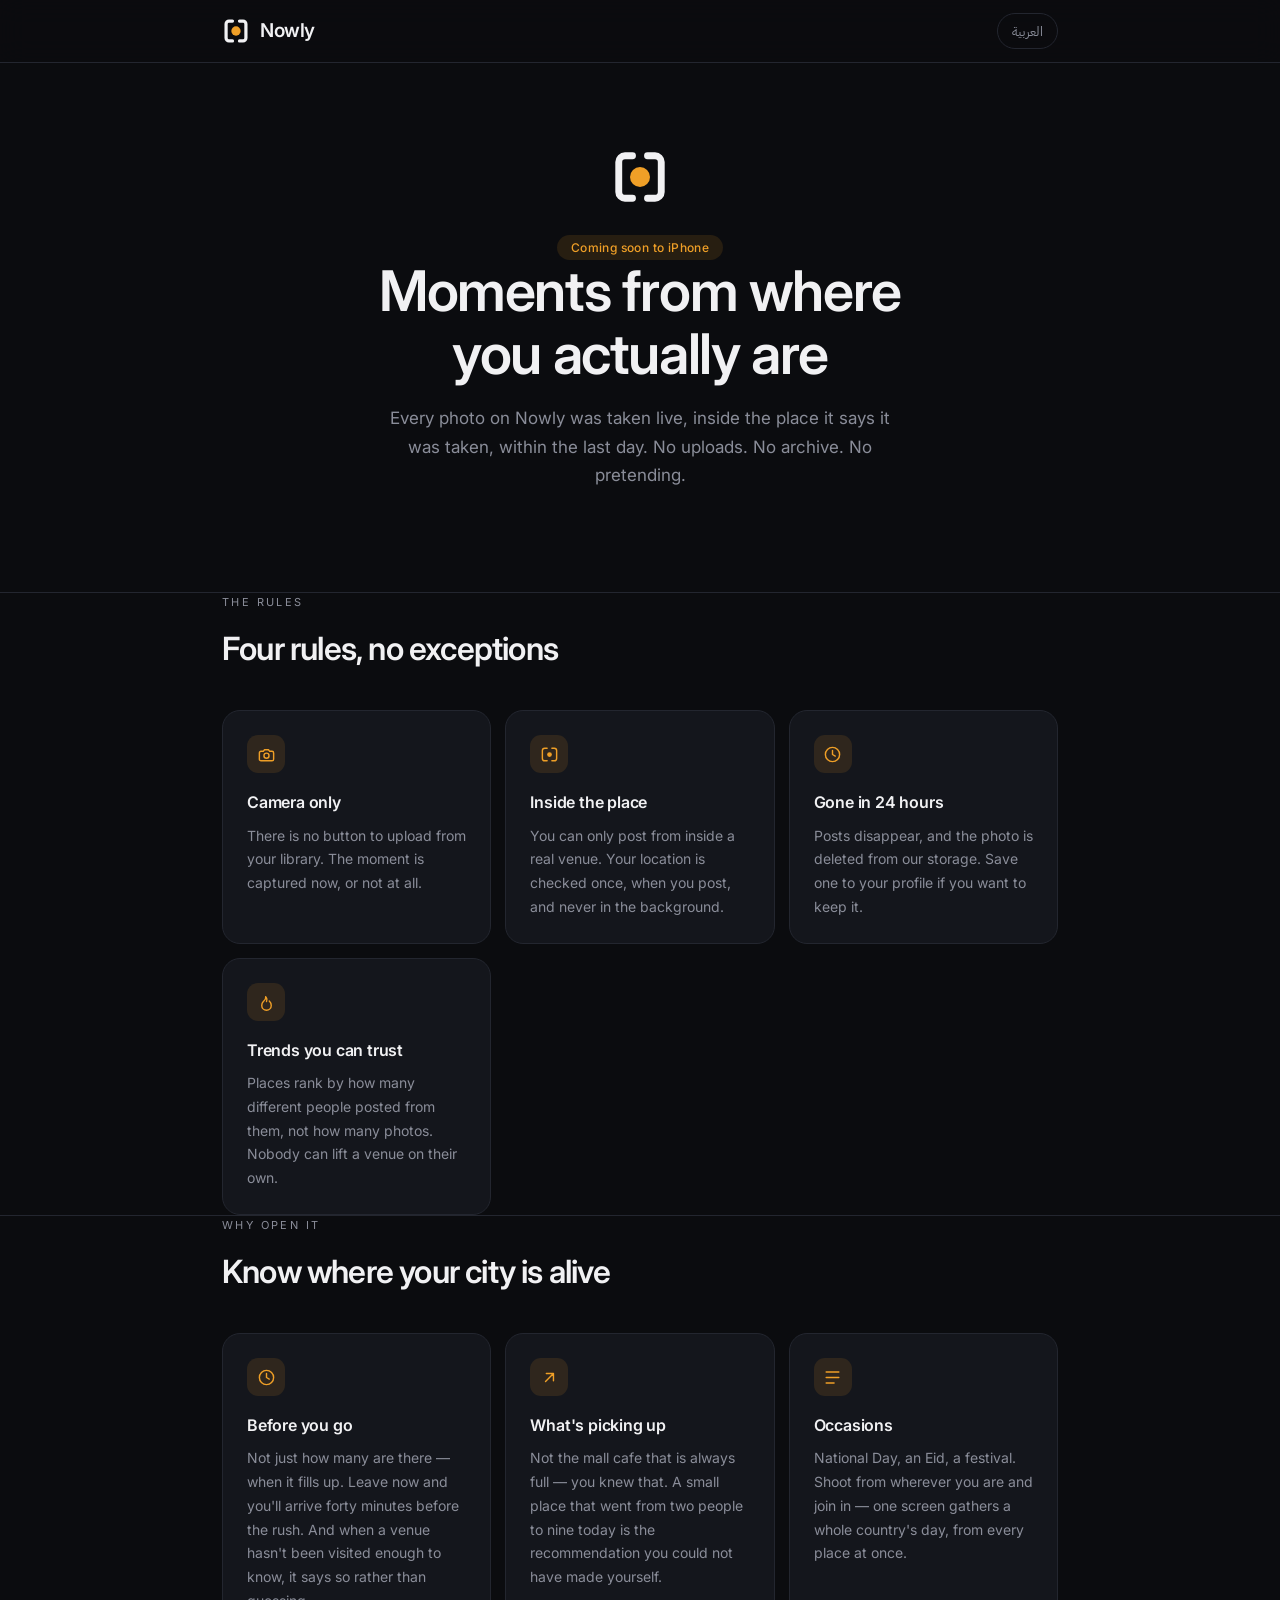
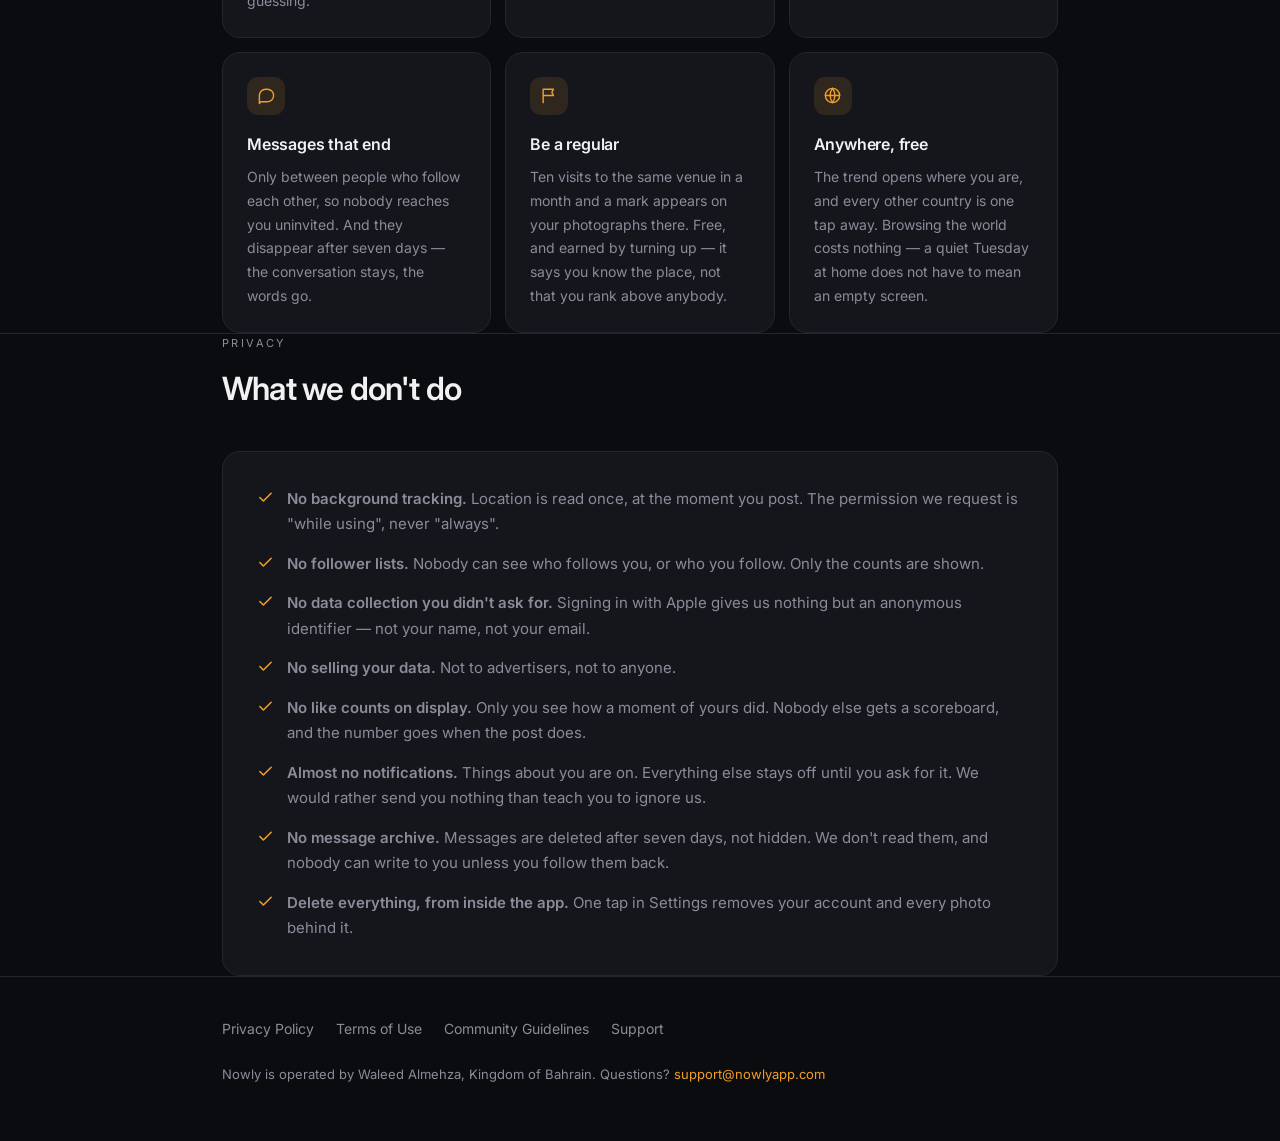
<file: index.html>
<!DOCTYPE html>
<html lang="en">
<head>
<meta charset="utf-8">
<meta name="viewport" content="width=device-width, initial-scale=1">
<title>Nowly — Moments from where you actually are</title>
<meta name="description" content="A social app where every photo is taken live, inside the place it says it was taken, and disappears after 24 hours.">
<meta property="og:title" content="Nowly">
<meta property="og:description" content="Moments from where you actually are.">
<meta property="og:type" content="website">
<meta name="theme-color" content="#0B0C0F">
<link rel="icon" href="assets/mark.svg" type="image/svg+xml">
<link rel="preconnect" href="https://fonts.googleapis.com">
<link rel="preconnect" href="https://fonts.gstatic.com" crossorigin>
<link href="https://fonts.googleapis.com/css2?family=Inter:wght@400;500;600&family=IBM+Plex+Sans+Arabic:wght@400;500;600&display=swap" rel="stylesheet">
<link rel="stylesheet" href="assets/style.css">
</head>
<body data-lang="en">

<header>
  <div class="wrap bar">
    <a class="brand" href="/">
      <img src="assets/mark.svg" width="28" height="28" alt="">
      <span>Nowly</span>
    </a>
    <button class="lang" type="button">العربية</button>
  </div>
</header>

<main>

<div class="wrap hero">
  <img class="mark" src="assets/mark.svg" width="60" height="60" alt="Nowly">

  <span class="pill" lang-en>Coming soon to iPhone</span>
  <span class="pill" lang-ar>قريباً على iPhone</span>

  <h1 lang-en>Moments from where<br>you actually are</h1>
  <h1 lang-ar>لحظات من حيث<br>أنت فعلاً</h1>

  <p lang-en>Every photo on Nowly was taken live, inside the place it says it was taken, within the last day. No uploads. No archive. No pretending.</p>
  <p lang-ar>كل صورة في Nowly التُقطت مباشرةً، من داخل المكان الذي تدّعيه، خلال يوم واحد. لا رفع من الاستوديو، ولا أرشيف، ولا تصنّع.</p>
</div>

<div class="rule"></div>

<section class="wrap">
  <p class="eyebrow" lang-en>The rules</p>
  <p class="eyebrow" lang-ar>القواعد</p>

  <h2 lang-en>Four rules, no exceptions</h2>
  <h2 lang-ar>أربع قواعد، بلا استثناء</h2>

  <div class="grid">

    <div class="card">
      <div class="ico">
        <svg width="19" height="19" viewBox="0 0 24 24" fill="none" stroke="currentColor" stroke-width="1.8" stroke-linecap="round" stroke-linejoin="round">
          <path d="M5 8h3l1.5-2h5L16 8h3a2 2 0 0 1 2 2v8a2 2 0 0 1-2 2H5a2 2 0 0 1-2-2v-8a2 2 0 0 1 2-2z"/>
          <circle cx="12" cy="13.5" r="3.2"/>
        </svg>
      </div>
      <h3 lang-en>Camera only</h3>
      <h3 lang-ar>الكاميرا فقط</h3>
      <p lang-en>There is no button to upload from your library. The moment is captured now, or not at all.</p>
      <p lang-ar>لا يوجد زرّ للرفع من الاستوديو. اللحظة تُلتقط الآن، أو لا تُلتقط أبداً.</p>
    </div>

    <div class="card">
      <div class="ico">
        <svg width="19" height="19" viewBox="0 0 24 24" fill="none" stroke="currentColor" stroke-width="1.8" stroke-linecap="round" stroke-linejoin="round">
          <path d="M9 4H6a3 3 0 0 0-3 3v10a3 3 0 0 0 3 3h3M15 4h3a3 3 0 0 1 3 3v10a3 3 0 0 1-3 3h-3"/>
          <circle cx="12" cy="12" r="3" fill="currentColor" stroke="none"/>
        </svg>
      </div>
      <h3 lang-en>Inside the place</h3>
      <h3 lang-ar>داخل المكان</h3>
      <p lang-en>You can only post from inside a real venue. Your location is checked once, when you post, and never in the background.</p>
      <p lang-ar>لا تنشر إلا من داخل مكان حقيقي. يُقرأ موقعك مرّة واحدة لحظة النشر، ولا يُتتبَّع في الخلفية أبداً.</p>
    </div>

    <div class="card">
      <div class="ico">
        <svg width="19" height="19" viewBox="0 0 24 24" fill="none" stroke="currentColor" stroke-width="1.8" stroke-linecap="round" stroke-linejoin="round">
          <circle cx="12" cy="12" r="9"/><path d="M12 7v5l3.5 2"/>
        </svg>
      </div>
      <h3 lang-en>Gone in 24 hours</h3>
      <h3 lang-ar>يزول خلال ٢٤ ساعة</h3>
      <p lang-en>Posts disappear, and the photo is deleted from our storage. Save one to your profile if you want to keep it.</p>
      <p lang-ar>المنشورات تزول، وتُحذف الصورة من مخزننا. احفظ ما تريد الاحتفاظ به في ملفك الشخصي.</p>
    </div>

    <div class="card">
      <div class="ico">
        <svg width="19" height="19" viewBox="0 0 24 24" fill="none" stroke="currentColor" stroke-width="1.8" stroke-linecap="round" stroke-linejoin="round">
          <path d="M12 12c2-2.96-.5-5-1-6 .5 4-2 5-3 6-1.5 1.5-2 3.5-2 5a6 6 0 0 0 12 0c0-2-1-4-2.5-5.5"/>
        </svg>
      </div>
      <h3 lang-en>Trends you can trust</h3>
      <h3 lang-ar>ترند يمكن تصديقه</h3>
      <p lang-en>Places rank by how many different people posted from them, not how many photos. Nobody can lift a venue on their own.</p>
      <p lang-ar>ترتيب الأماكن بعدد الأشخاص المختلفين لا بعدد الصور. لا أحد يستطيع رفع مكان بمفرده.</p>
    </div>

  </div>
</section>

<div class="rule"></div>

<section class="wrap">
  <p class="eyebrow" lang-en>Why open it</p>
  <p class="eyebrow" lang-ar>لماذا تفتحه</p>

  <h2 lang-en>Know where your city is alive</h2>
  <h2 lang-ar>اعرف أين الحركة الآن</h2>

  <div class="grid">

    <div class="card">
      <div class="ico">
        <svg width="19" height="19" viewBox="0 0 24 24" fill="none" stroke="currentColor" stroke-width="1.8" stroke-linecap="round" stroke-linejoin="round">
          <circle cx="12" cy="12" r="9"/><path d="M12 7v5l3.5 2"/>
        </svg>
      </div>
      <h3 lang-en>Before you go</h3>
      <h3 lang-ar>قبل ما تروح</h3>
      <p lang-en>Not just how many are there — when it fills up. Leave now and you'll arrive forty minutes before the rush. And when a venue hasn't been visited enough to know, it says so rather than guessing.</p>
      <p lang-ar>ليس كم شخصاً هناك فحسب — بل متى يمتلئ. اخرج الآن وتصل قبل الزحمة بأربعين دقيقة. وحين لا تكفي زيارات مكان لمعرفته، يقول ذلك بدل أن يخمّن.</p>
    </div>

    <div class="card">
      <div class="ico">
        <svg width="19" height="19" viewBox="0 0 24 24" fill="none" stroke="currentColor" stroke-width="1.8" stroke-linecap="round" stroke-linejoin="round">
          <path d="M7 17 17 7M8 7h9v9"/>
        </svg>
      </div>
      <h3 lang-en>What's picking up</h3>
      <h3 lang-ar>الصاعد اليوم</h3>
      <p lang-en>Not the mall cafe that is always full — you knew that. A small place that went from two people to nine today is the recommendation you could not have made yourself.</p>
      <p lang-ar>ليس مقهى المجمّع الممتلئ دائماً — فأنت تعرفه. المكان الصغير الذي قفز من شخصين إلى تسعة اليوم هو التوصية التي لم تكن لتصل إليها بنفسك.</p>
    </div>

    <div class="card">
      <div class="ico">
        <svg width="19" height="19" viewBox="0 0 24 24" fill="none" stroke="currentColor" stroke-width="1.8" stroke-linecap="round" stroke-linejoin="round">
          <path d="M4 5h16M4 12h16M4 19h10"/>
        </svg>
      </div>
      <h3 lang-en>Occasions</h3>
      <h3 lang-ar>المناسبات</h3>
      <p lang-en>National Day, an Eid, a festival. Shoot from wherever you are and join in — one screen gathers a whole country's day, from every place at once.</p>
      <p lang-ar>اليوم الوطني، أو عيد، أو مهرجان. صوّر من حيث أنت وانضمّ — شاشة واحدة تجمع يوم بلد كامل، من كل الأماكن معاً.</p>
    </div>

    <div class="card">
      <div class="ico">
        <svg width="19" height="19" viewBox="0 0 24 24" fill="none" stroke="currentColor" stroke-width="1.8" stroke-linecap="round" stroke-linejoin="round">
          <path d="M21 12a8 8 0 0 1-8 8H5l-2 2V12a8 8 0 0 1 8-8h2a8 8 0 0 1 8 8z"/>
        </svg>
      </div>
      <h3 lang-en>Messages that end</h3>
      <h3 lang-ar>رسائل تنتهي</h3>
      <p lang-en>Only between people who follow each other, so nobody reaches you uninvited. And they disappear after seven days — the conversation stays, the words go.</p>
      <p lang-ar>بين من يتابع كلٌّ منهما الآخر فقط، فلا يصلك أحد بلا دعوة. وتزول بعد سبعة أيام — تبقى المحادثة وتذهب الكلمات.</p>
    </div>

    <div class="card">
      <div class="ico">
        <svg width="19" height="19" viewBox="0 0 24 24" fill="none" stroke="currentColor" stroke-width="1.8" stroke-linecap="round" stroke-linejoin="round">
          <path d="M4 21V4M4 4h13l-2 4 2 4H4"/>
        </svg>
      </div>
      <h3 lang-en>Be a regular</h3>
      <h3 lang-ar>كن من أهل المكان</h3>
      <p lang-en>Ten visits to the same venue in a month and a mark appears on your photographs there. Free, and earned by turning up — it says you know the place, not that you rank above anybody.</p>
      <p lang-ar>عشر زيارات لنفس المكان في شهر فتظهر علامة على صورك فيه. مجانية وتُكتسب بالحضور — تقول إنك تعرف المكان، لا إنك أعلى من أحد.</p>
    </div>

    <div class="card">
      <div class="ico">
        <svg width="19" height="19" viewBox="0 0 24 24" fill="none" stroke="currentColor" stroke-width="1.8" stroke-linecap="round" stroke-linejoin="round">
          <circle cx="12" cy="12" r="9"/><path d="M3 12h18M12 3a15 15 0 0 1 0 18a15 15 0 0 1 0-18"/>
        </svg>
      </div>
      <h3 lang-en>Anywhere, free</h3>
      <h3 lang-ar>أي مكان، مجاناً</h3>
      <p lang-en>The trend opens where you are, and every other country is one tap away. Browsing the world costs nothing — a quiet Tuesday at home does not have to mean an empty screen.</p>
      <p lang-ar>الترند يفتح حيث أنت، وكل دولة أخرى على بعد ضغطة. وتصفّح العالم مجاني — فثلاثاء هادئ في بلدك لا يعني شاشة فارغة.</p>
    </div>

  </div>
</section>

<div class="rule"></div>

<section class="wrap">
  <p class="eyebrow" lang-en>Privacy</p>
  <p class="eyebrow" lang-ar>الخصوصية</p>

  <h2 lang-en>What we don't do</h2>
  <h2 lang-ar>ما لا نفعله</h2>

  <div class="promise">
    <ul>
      <li>
        <svg width="17" height="17" viewBox="0 0 24 24" fill="none" stroke="currentColor" stroke-width="2.2" stroke-linecap="round" stroke-linejoin="round"><path d="M20 6 9 17l-5-5"/></svg>
        <span lang-en><b>No background tracking.</b> Location is read once, at the moment you post. The permission we request is "while using", never "always".</span>
        <span lang-ar><b>لا تتبّع في الخلفية.</b> يُقرأ الموقع مرّة واحدة لحظة النشر. الإذن المطلوب "أثناء الاستخدام" فقط، لا "دائماً".</span>
      </li>
      <li>
        <svg width="17" height="17" viewBox="0 0 24 24" fill="none" stroke="currentColor" stroke-width="2.2" stroke-linecap="round" stroke-linejoin="round"><path d="M20 6 9 17l-5-5"/></svg>
        <span lang-en><b>No follower lists.</b> Nobody can see who follows you, or who you follow. Only the counts are shown.</span>
        <span lang-ar><b>لا قوائم متابعين.</b> لا أحد يرى من يتابعك ولا من تتابع. الأعداد فقط هي الظاهرة.</span>
      </li>
      <li>
        <svg width="17" height="17" viewBox="0 0 24 24" fill="none" stroke="currentColor" stroke-width="2.2" stroke-linecap="round" stroke-linejoin="round"><path d="M20 6 9 17l-5-5"/></svg>
        <span lang-en><b>No data collection you didn't ask for.</b> Signing in with Apple gives us nothing but an anonymous identifier — not your name, not your email.</span>
        <span lang-ar><b>لا جمع لبيانات لم تطلبها.</b> تسجيل الدخول عبر Apple لا يمنحنا سوى معرّف مجهول — لا اسمك ولا بريدك.</span>
      </li>
      <li>
        <svg width="17" height="17" viewBox="0 0 24 24" fill="none" stroke="currentColor" stroke-width="2.2" stroke-linecap="round" stroke-linejoin="round"><path d="M20 6 9 17l-5-5"/></svg>
        <span lang-en><b>No selling your data.</b> Not to advertisers, not to anyone.</span>
        <span lang-ar><b>لا بيع لبياناتك.</b> لا للمعلنين ولا لغيرهم.</span>
      </li>
      <li>
        <svg width="17" height="17" viewBox="0 0 24 24" fill="none" stroke="currentColor" stroke-width="2.2" stroke-linecap="round" stroke-linejoin="round"><path d="M20 6 9 17l-5-5"/></svg>
        <span lang-en><b>No like counts on display.</b> Only you see how a moment of yours did. Nobody else gets a scoreboard, and the number goes when the post does.</span>
        <span lang-ar><b>لا عدّادات إعجاب معروضة.</b> أنت وحدك ترى كيف كانت لحظتك. لا يحصل غيرك على لوحة نتائج، والرقم يزول بزوال المنشور.</span>
      </li>
      <li>
        <svg width="17" height="17" viewBox="0 0 24 24" fill="none" stroke="currentColor" stroke-width="2.2" stroke-linecap="round" stroke-linejoin="round"><path d="M20 6 9 17l-5-5"/></svg>
        <span lang-en><b>Almost no notifications.</b> Things about you are on. Everything else stays off until you ask for it. We would rather send you nothing than teach you to ignore us.</span>
        <span lang-ar><b>إشعارات قليلة جداً.</b> ما يخصّك مفعّل، وكل ما عداه مطفأ حتى تطلبه. نفضّل ألّا نرسل شيئاً على أن نعلّمك تجاهلنا.</span>
      </li>
      <li>
        <svg width="17" height="17" viewBox="0 0 24 24" fill="none" stroke="currentColor" stroke-width="2.2" stroke-linecap="round" stroke-linejoin="round"><path d="M20 6 9 17l-5-5"/></svg>
        <span lang-en><b>No message archive.</b> Messages are deleted after seven days, not hidden. We don't read them, and nobody can write to you unless you follow them back.</span>
        <span lang-ar><b>لا أرشيف للرسائل.</b> تُحذف بعد سبعة أيام لا تُخفى. لا نقرأها، ولا يستطيع أحد الكتابة لك ما لم تتابعه بالمثل.</span>
      </li>
      <li>
        <svg width="17" height="17" viewBox="0 0 24 24" fill="none" stroke="currentColor" stroke-width="2.2" stroke-linecap="round" stroke-linejoin="round"><path d="M20 6 9 17l-5-5"/></svg>
        <span lang-en><b>Delete everything, from inside the app.</b> One tap in Settings removes your account and every photo behind it.</span>
        <span lang-ar><b>احذف كل شيء من داخل التطبيق.</b> ضغطة في الإعدادات تحذف حسابك وكل صورة خلفه.</span>
      </li>
    </ul>
  </div>
</section>

</main>

<footer>
  <div class="wrap">
    <div class="flinks">
      <a href="privacy.html" lang-en>Privacy Policy</a>
      <a href="privacy.html" lang-ar>سياسة الخصوصية</a>
      <a href="terms.html" lang-en>Terms of Use</a>
      <a href="terms.html" lang-ar>شروط الاستخدام</a>
      <a href="guidelines.html" lang-en>Community Guidelines</a>
      <a href="guidelines.html" lang-ar>إرشادات المجتمع</a>
      <a href="support.html" lang-en>Support</a>
      <a href="support.html" lang-ar>الدعم</a>
    </div>
    <p class="fnote" lang-en>Nowly is operated by Waleed Almehza, Kingdom of Bahrain. Questions? <a href="mailto:support@nowlyapp.com">support@nowlyapp.com</a></p>
    <p class="fnote" lang-ar>يُشغّل Nowly وليد المهزع، مملكة البحرين. لأي استفسار: <a href="mailto:support@nowlyapp.com">support@nowlyapp.com</a></p>
  </div>
</footer>

<script src="assets/lang.js"></script>
</body>
</html>
</file>
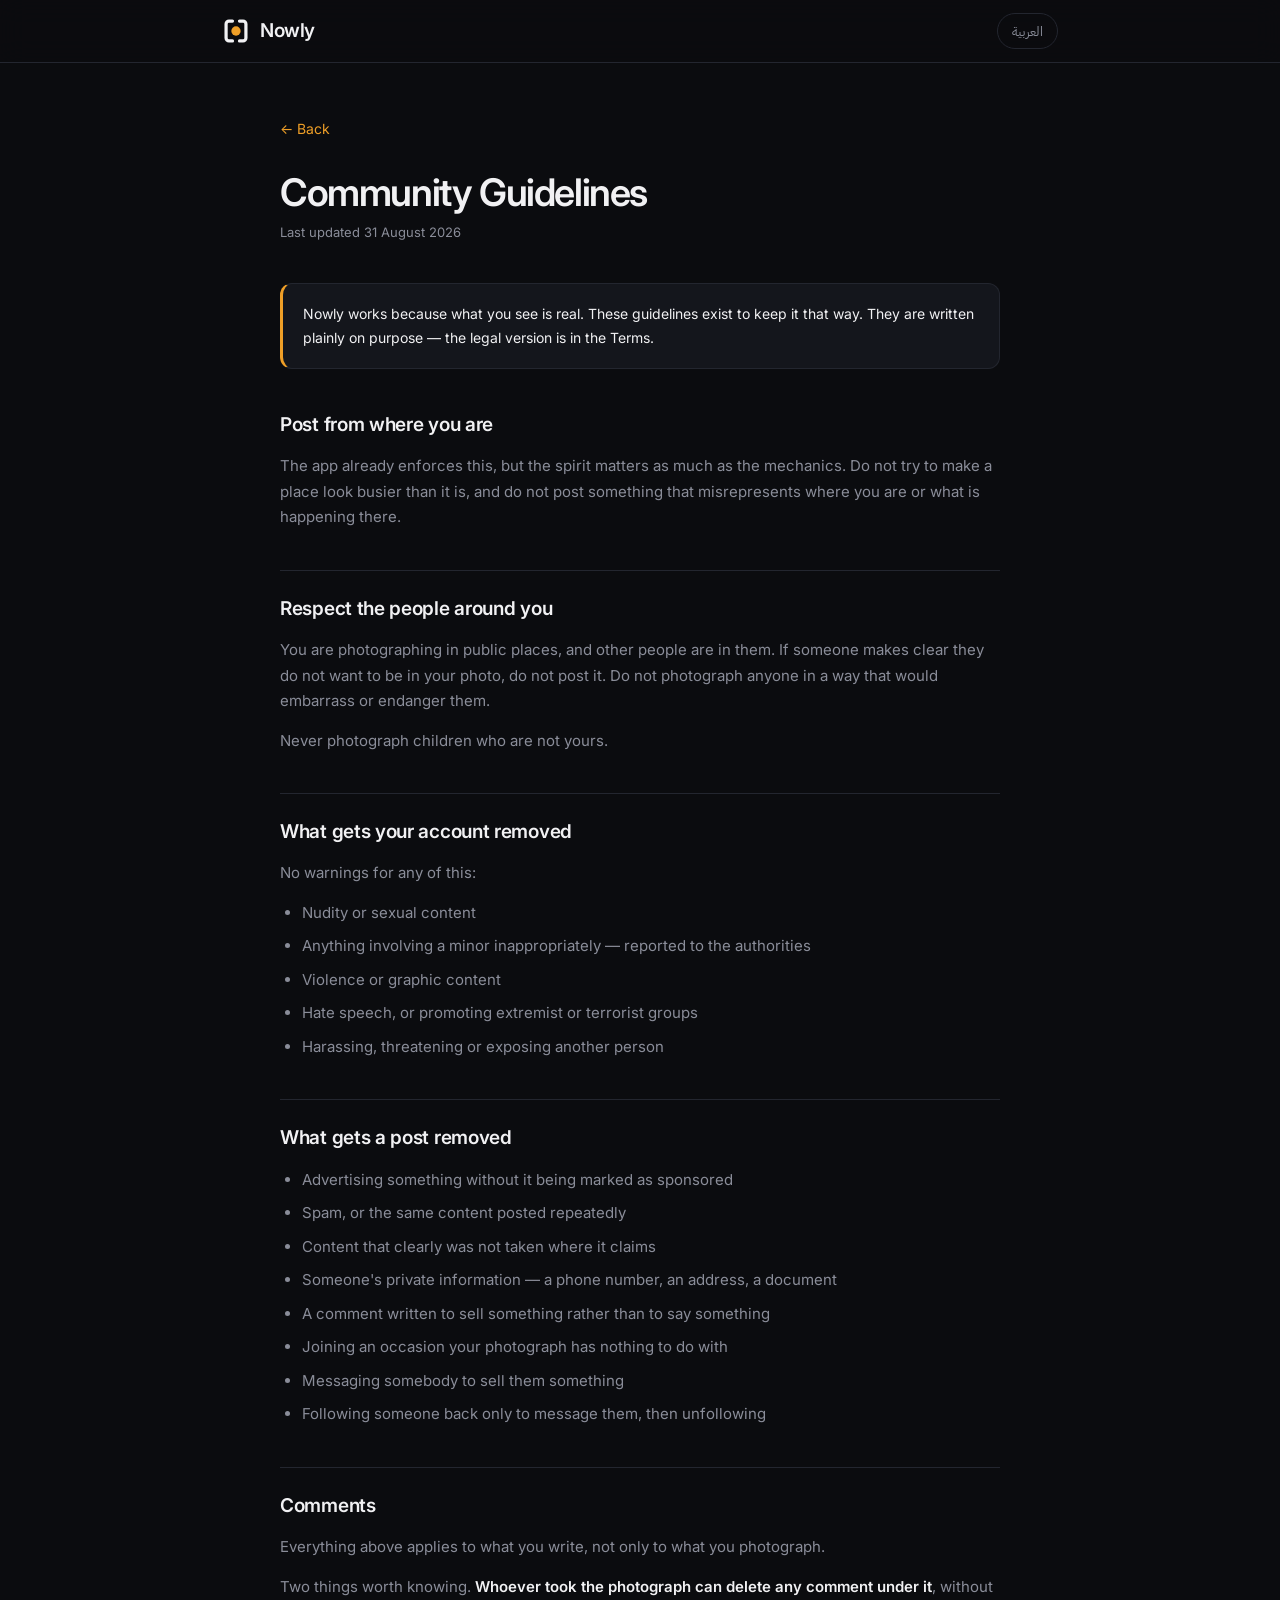
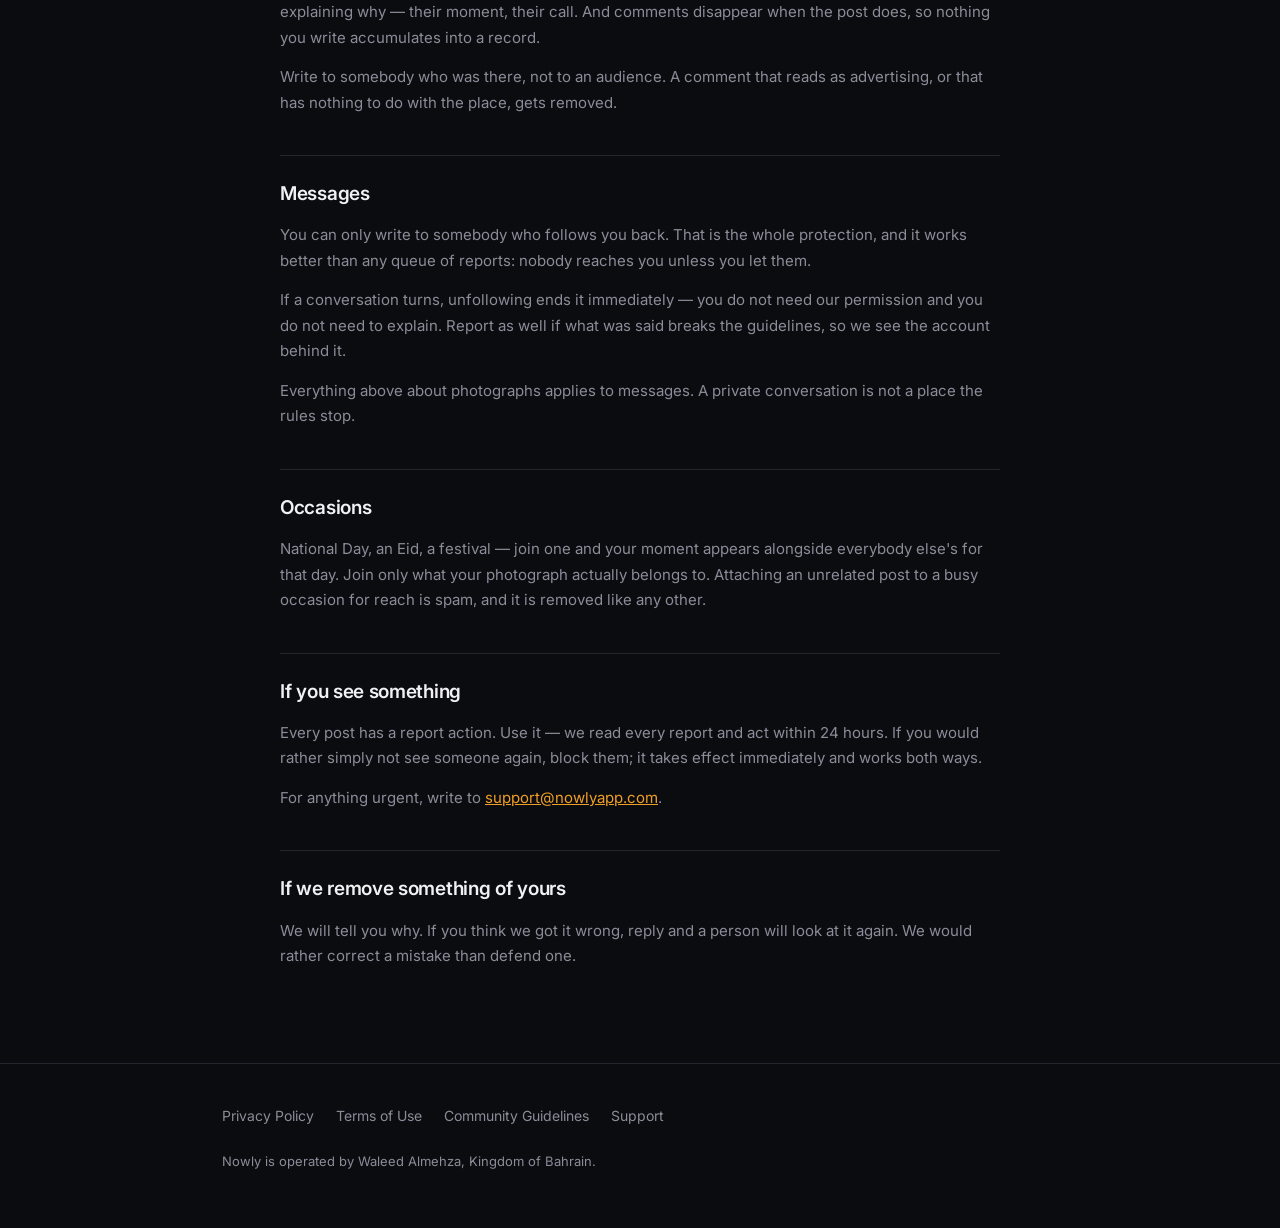
<file: guidelines.html>
<!DOCTYPE html>
<html lang="en">
<head>
<meta charset="utf-8">
<meta name="viewport" content="width=device-width, initial-scale=1">
<title>Community Guidelines — Nowly</title>
<meta name="theme-color" content="#0B0C0F">
<link rel="icon" href="assets/mark.svg" type="image/svg+xml">
<link rel="preconnect" href="https://fonts.googleapis.com">
<link rel="preconnect" href="https://fonts.gstatic.com" crossorigin>
<link href="https://fonts.googleapis.com/css2?family=Inter:wght@400;500;600&family=IBM+Plex+Sans+Arabic:wght@400;500;600&display=swap" rel="stylesheet">
<link rel="stylesheet" href="assets/style.css">
</head>
<body data-lang="en">

<header>
  <div class="wrap bar">
    <a class="brand" href="index.html">
      <img src="assets/mark.svg" width="28" height="28" alt="">
      <span>Nowly</span>
    </a>
    <button class="lang" type="button">العربية</button>
  </div>
</header>

<main class="wrap legal">
<a class="back" href="index.html"><span lang-en>← Back</span><span lang-ar>الرجوع →</span></a>
<h1 lang-en>Community Guidelines</h1>
<h1 lang-ar>إرشادات المجتمع</h1>
<p class="updated" lang-en>Last updated 31 August 2026</p>
<p class="updated" lang-ar>آخر تحديث ٣١ أغسطس ٢٠٢٦</p>

<div class="callout">
  <p lang-en>Nowly works because what you see is real. These guidelines exist to keep it that way. They are written plainly on purpose — the legal version is in the Terms.</p>
  <p lang-ar>يعمل Nowly لأن ما تراه حقيقي. وهذه الإرشادات موجودة لإبقائه كذلك. كُتبت ببساطة عن قصد — والنسخة القانونية في الشروط.</p>
</div>

<h2 lang-en>Post from where you are</h2>
<h2 lang-ar>انشر من حيث أنت</h2>
<p lang-en>The app already enforces this, but the spirit matters as much as the mechanics. Do not try to make a place look busier than it is, and do not post something that misrepresents where you are or what is happening there.</p>
<p lang-ar>التطبيق يفرض هذا أصلاً، لكن الروح تهمّ بقدر الآلية. لا تحاول إظهار مكان أكثر ازدحاماً مما هو، ولا تنشر ما يشوّه الحقيقة عن مكانك أو عمّا يجري فيه.</p>

<h2 lang-en>Respect the people around you</h2>
<h2 lang-ar>احترم من حولك</h2>
<p lang-en>You are photographing in public places, and other people are in them. If someone makes clear they do not want to be in your photo, do not post it. Do not photograph anyone in a way that would embarrass or endanger them.</p>
<p lang-ar>أنت تصوّر في أماكن عامة، وفيها أشخاص آخرون. إن أوضح أحدهم أنه لا يريد الظهور في صورتك، فلا تنشرها. ولا تصوّر أحداً بطريقة تُحرجه أو تعرّضه للخطر.</p>
<p lang-en>Never photograph children who are not yours.</p>
<p lang-ar>لا تصوّر أطفالاً ليسوا أطفالك إطلاقاً.</p>

<h2 lang-en>What gets your account removed</h2>
<h2 lang-ar>ما يؤدي إلى حذف حسابك</h2>
<p lang-en>No warnings for any of this:</p>
<p lang-ar>لا إنذار في أي من هذه:</p>
<ul>
  <li lang-en>Nudity or sexual content</li>
  <li lang-en>Anything involving a minor inappropriately — reported to the authorities</li>
  <li lang-en>Violence or graphic content</li>
  <li lang-en>Hate speech, or promoting extremist or terrorist groups</li>
  <li lang-en>Harassing, threatening or exposing another person</li>
  <li lang-ar>العري أو المحتوى الجنسي</li>
  <li lang-ar>أي محتوى يتضمّن قاصراً بشكل غير لائق — يُبلَّغ للسلطات</li>
  <li lang-ar>العنف أو المحتوى الصادم</li>
  <li lang-ar>خطاب الكراهية أو الترويج لجماعات متطرّفة أو إرهابية</li>
  <li lang-ar>التحرّش بشخص أو تهديده أو فضحه</li>
</ul>

<h2 lang-en>What gets a post removed</h2>
<h2 lang-ar>ما يؤدي إلى حذف منشور</h2>
<ul>
  <li lang-en>Advertising something without it being marked as sponsored</li>
  <li lang-en>Spam, or the same content posted repeatedly</li>
  <li lang-en>Content that clearly was not taken where it claims</li>
  <li lang-en>Someone's private information — a phone number, an address, a document</li>
  <li lang-en>A comment written to sell something rather than to say something</li>
  <li lang-en>Joining an occasion your photograph has nothing to do with</li>
  <li lang-en>Messaging somebody to sell them something</li>
  <li lang-en>Following someone back only to message them, then unfollowing</li>
  <li lang-ar>الترويج لشيء دون وسم "مموّل"</li>
  <li lang-ar>الإزعاج أو تكرار المحتوى نفسه</li>
  <li lang-ar>محتوى يتّضح أنه لم يُلتقط حيث يدّعي</li>
  <li lang-ar>معلومات خاصة بشخص — رقم هاتف أو عنوان أو وثيقة</li>
  <li lang-ar>تعليق كُتب ليبيع شيئاً لا ليقول شيئاً</li>
  <li lang-ar>الانضمام لمناسبة لا علاقة لصورتك بها</li>
  <li lang-ar>مراسلة شخص لبيعه شيئاً</li>
  <li lang-ar>متابعة شخص لمجرّد مراسلته ثم إلغاء المتابعة</li>
</ul>

<h2 lang-en>Comments</h2>
<h2 lang-ar>التعليقات</h2>
<p lang-en>Everything above applies to what you write, not only to what you photograph.</p>
<p lang-ar>كل ما سبق ينطبق على ما تكتبه، لا على ما تصوّره فقط.</p>
<p lang-en>Two things worth knowing. <strong>Whoever took the photograph can delete any comment under it</strong>, without explaining why — their moment, their call. And comments disappear when the post does, so nothing you write accumulates into a record.</p>
<p lang-ar>أمران يستحقّان المعرفة. <strong>من التقط الصورة يستطيع حذف أي تعليق تحتها</strong> دون تفسير — لحظته، وقراره. والتعليقات تزول بزوال المنشور، فلا يتراكم ما تكتبه في سجلّ.</p>
<p lang-en>Write to somebody who was there, not to an audience. A comment that reads as advertising, or that has nothing to do with the place, gets removed.</p>
<p lang-ar>اكتب لمن كان هناك، لا لجمهور. التعليق الذي يبدو إعلاناً، أو الذي لا علاقة له بالمكان، يُحذف.</p>

<h2 lang-en>Messages</h2>
<h2 lang-ar>الرسائل</h2>
<p lang-en>You can only write to somebody who follows you back. That is the whole protection, and it works better than any queue of reports: nobody reaches you unless you let them.</p>
<p lang-ar>تستطيع الكتابة فقط لمن يتابعك بالمثل. وهذه هي الحماية كلها، وهي أنجع من أي طابور بلاغات: لا يصلك أحد إلا إن سمحت له.</p>
<p lang-en>If a conversation turns, unfollowing ends it immediately — you do not need our permission and you do not need to explain. Report as well if what was said breaks the guidelines, so we see the account behind it.</p>
<p lang-ar>إن انحرفت محادثة، فإلغاء المتابعة ينهيها فوراً — لا تحتاج إذننا ولا تفسيراً. وأبلغ أيضاً إن كان ما قيل مخالفاً، لنرى الحساب الذي كتبه.</p>
<p lang-en>Everything above about photographs applies to messages. A private conversation is not a place the rules stop.</p>
<p lang-ar>كل ما سبق عن الصور ينطبق على الرسائل. المحادثة الخاصة ليست مكاناً تتوقّف فيه القواعد.</p>

<h2 lang-en>Occasions</h2>
<h2 lang-ar>المناسبات</h2>
<p lang-en>National Day, an Eid, a festival — join one and your moment appears alongside everybody else's for that day. Join only what your photograph actually belongs to. Attaching an unrelated post to a busy occasion for reach is spam, and it is removed like any other.</p>
<p lang-ar>اليوم الوطني، أو عيد، أو مهرجان — تنضمّ فتظهر لحظتك إلى جانب لحظات الجميع لذلك اليوم. انضمّ لما تنتمي إليه صورتك فعلاً. وربط منشور لا علاقة له بمناسبة نشطة طلباً للانتشار إزعاج، ويُحذف كغيره.</p>

<h2 lang-en>If you see something</h2>
<h2 lang-ar>إن رأيت شيئاً</h2>
<p lang-en>Every post has a report action. Use it — we read every report and act within 24 hours. If you would rather simply not see someone again, block them; it takes effect immediately and works both ways.</p>
<p lang-ar>كل منشور فيه زرّ إبلاغ. استخدمه — نقرأ كل بلاغ ونتصرّف خلال ٢٤ ساعة. وإن كنت تفضّل ألّا ترى شخصاً مجدداً، فاحظره؛ يسري فوراً ويعمل في الاتجاهين.</p>
<p lang-en>For anything urgent, write to <a href="mailto:support@nowlyapp.com">support@nowlyapp.com</a>.</p>
<p lang-ar>لأي أمر عاجل، راسلنا على <a href="mailto:support@nowlyapp.com">support@nowlyapp.com</a>.</p>

<h2 lang-en>If we remove something of yours</h2>
<h2 lang-ar>إن حذفنا شيئاً لك</h2>
<p lang-en>We will tell you why. If you think we got it wrong, reply and a person will look at it again. We would rather correct a mistake than defend one.</p>
<p lang-ar>سنخبرك بالسبب. وإن رأيت أننا أخطأنا، فردّ علينا وسينظر فيه شخص من جديد. نفضّل تصحيح الخطأ على الدفاع عنه.</p>
</main>

<footer>
  <div class="wrap">
    <div class="flinks">
      <a href="privacy.html" lang-en>Privacy Policy</a>
      <a href="privacy.html" lang-ar>سياسة الخصوصية</a>
      <a href="terms.html" lang-en>Terms of Use</a>
      <a href="terms.html" lang-ar>شروط الاستخدام</a>
      <a href="guidelines.html" lang-en>Community Guidelines</a>
      <a href="guidelines.html" lang-ar>إرشادات المجتمع</a>
      <a href="support.html" lang-en>Support</a>
      <a href="support.html" lang-ar>الدعم</a>
    </div>
    <p class="fnote" lang-en>Nowly is operated by Waleed Almehza, Kingdom of Bahrain.</p>
    <p class="fnote" lang-ar>يُشغّل Nowly وليد المهزع، مملكة البحرين.</p>
  </div>
</footer>

<script src="assets/lang.js"></script>
</body>
</html>
</file>
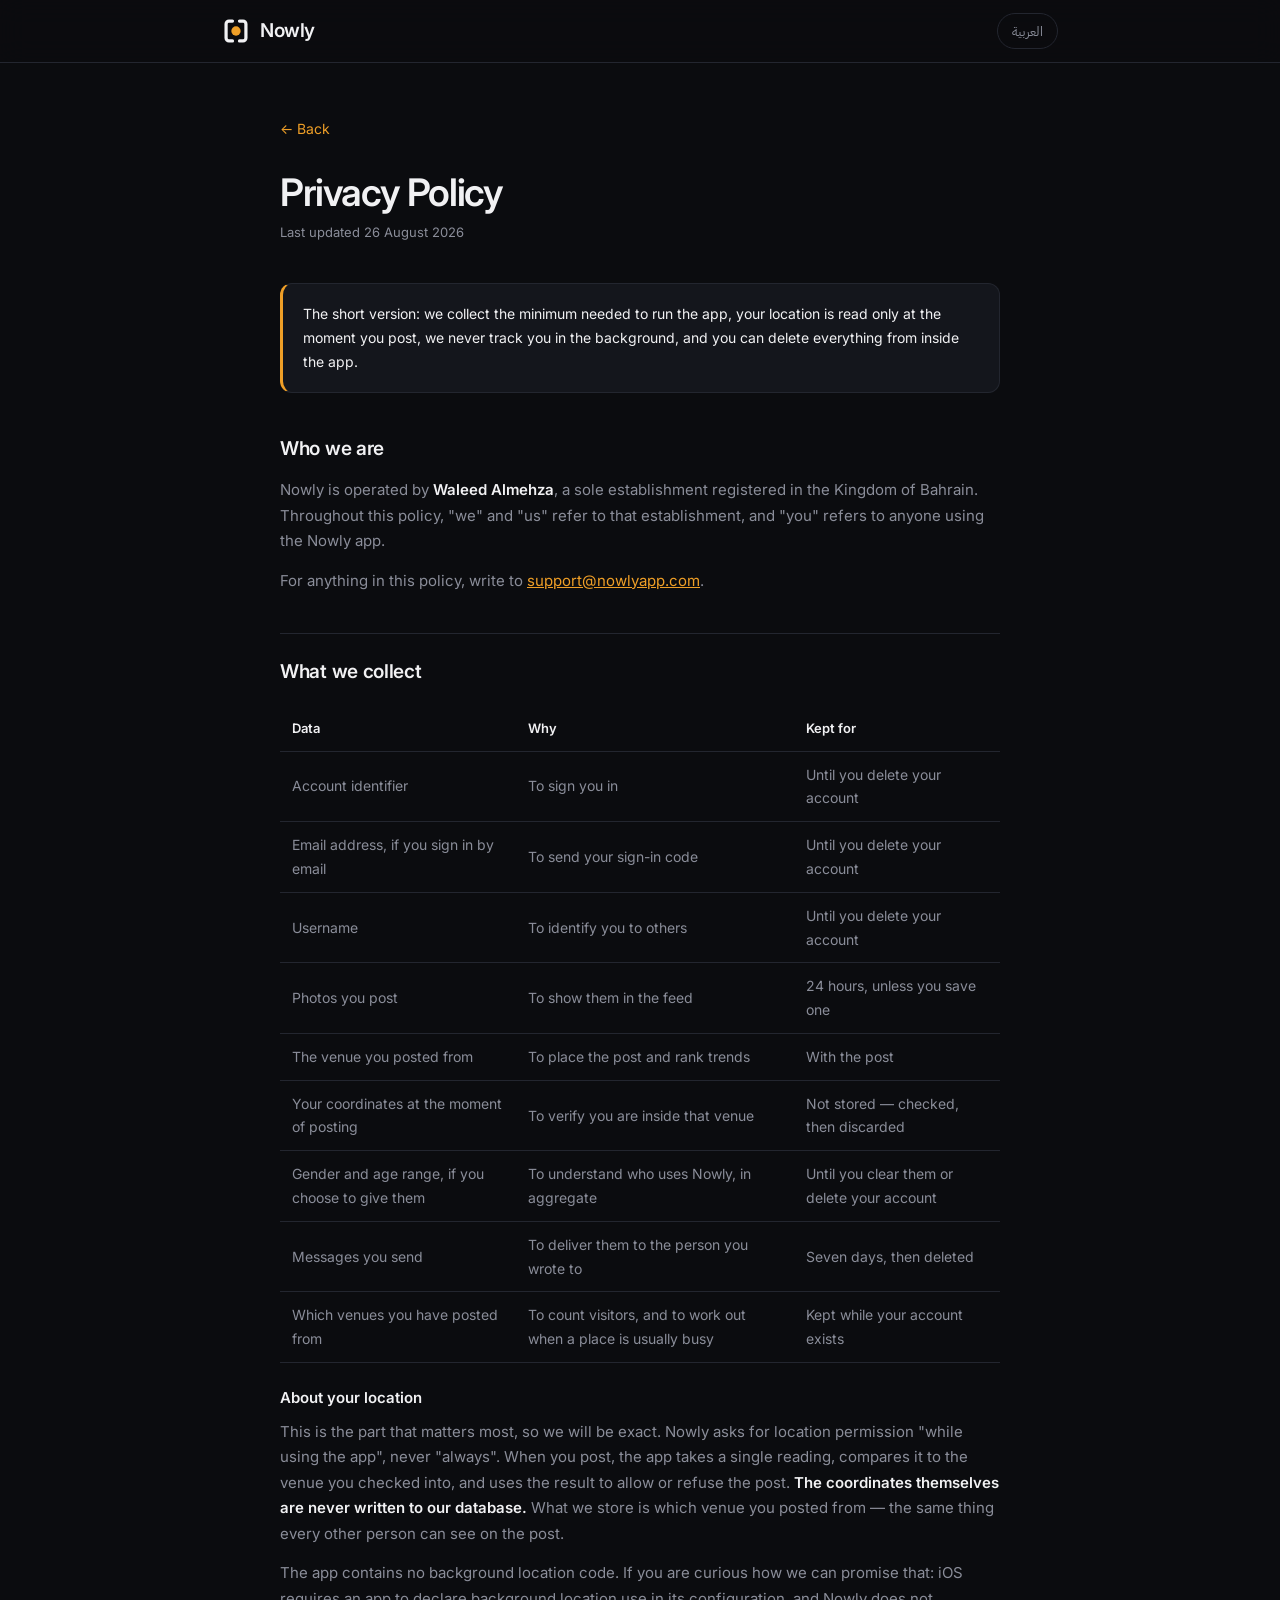
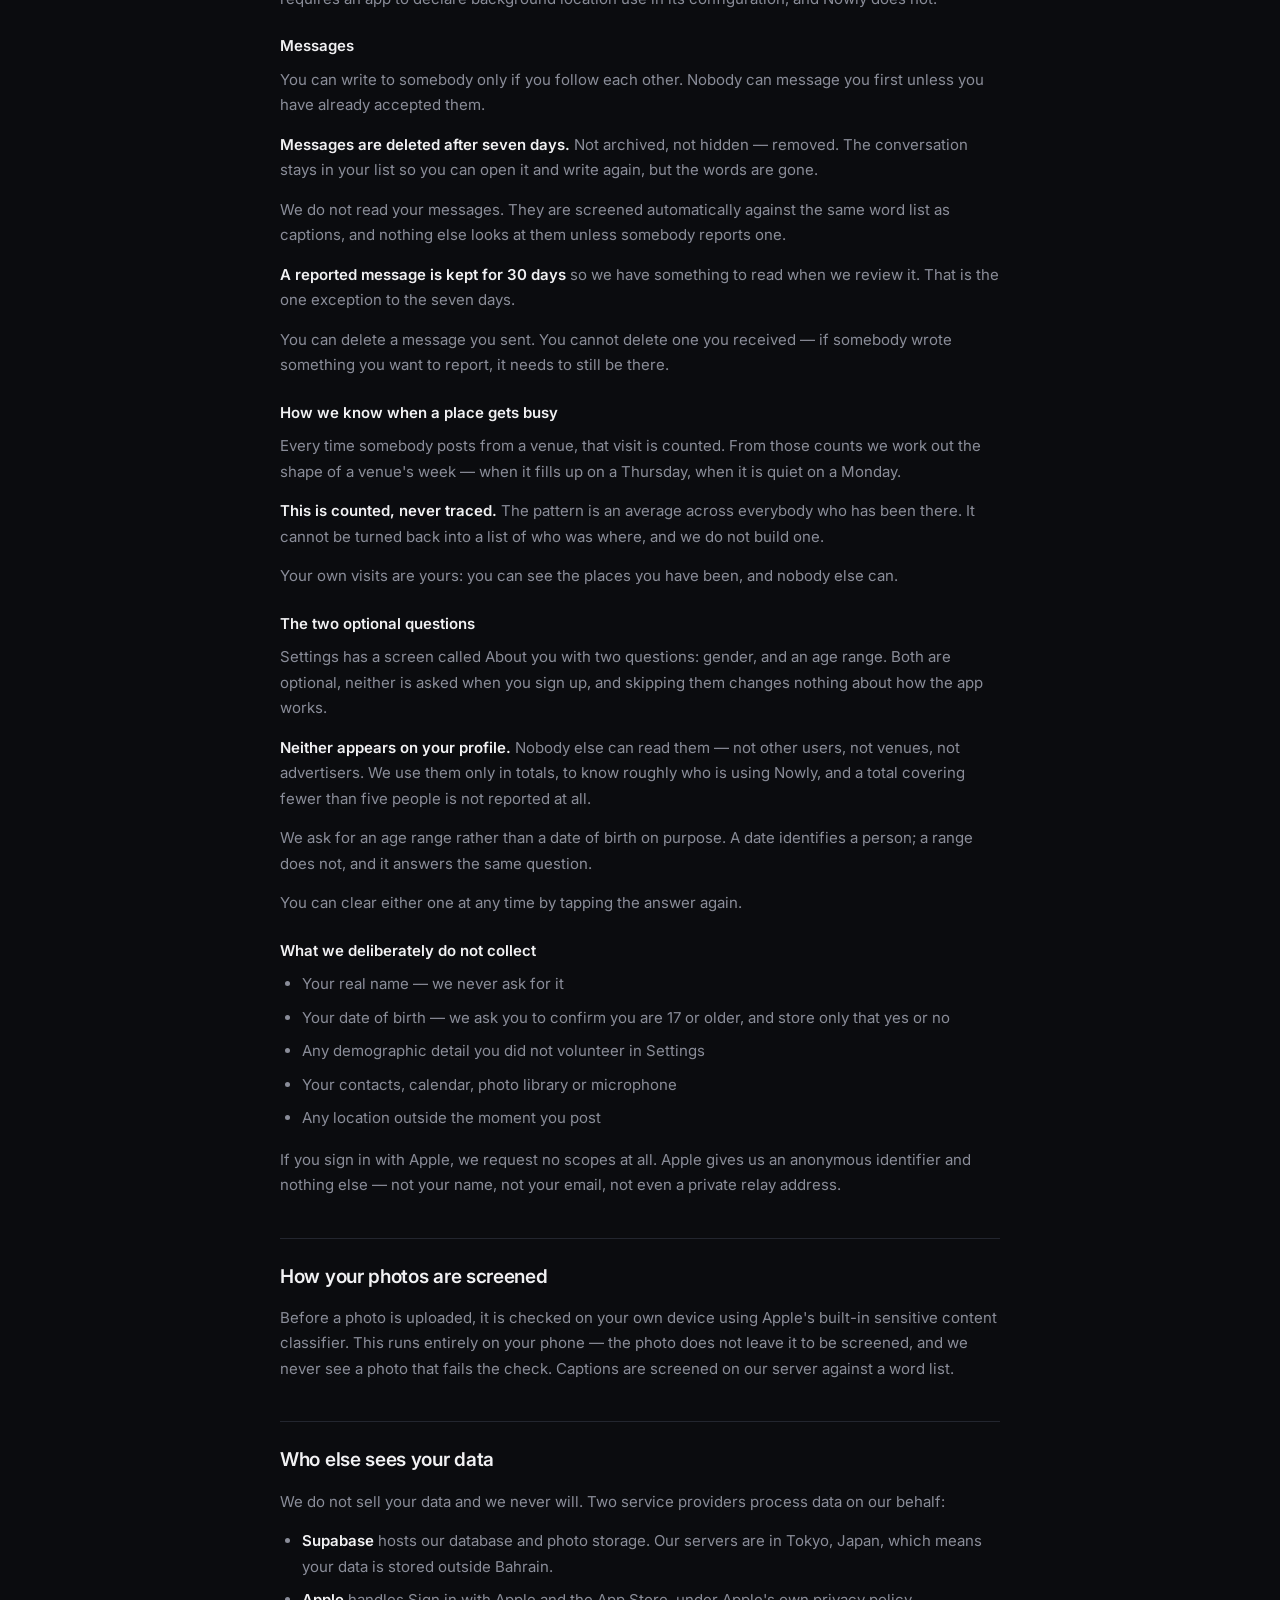
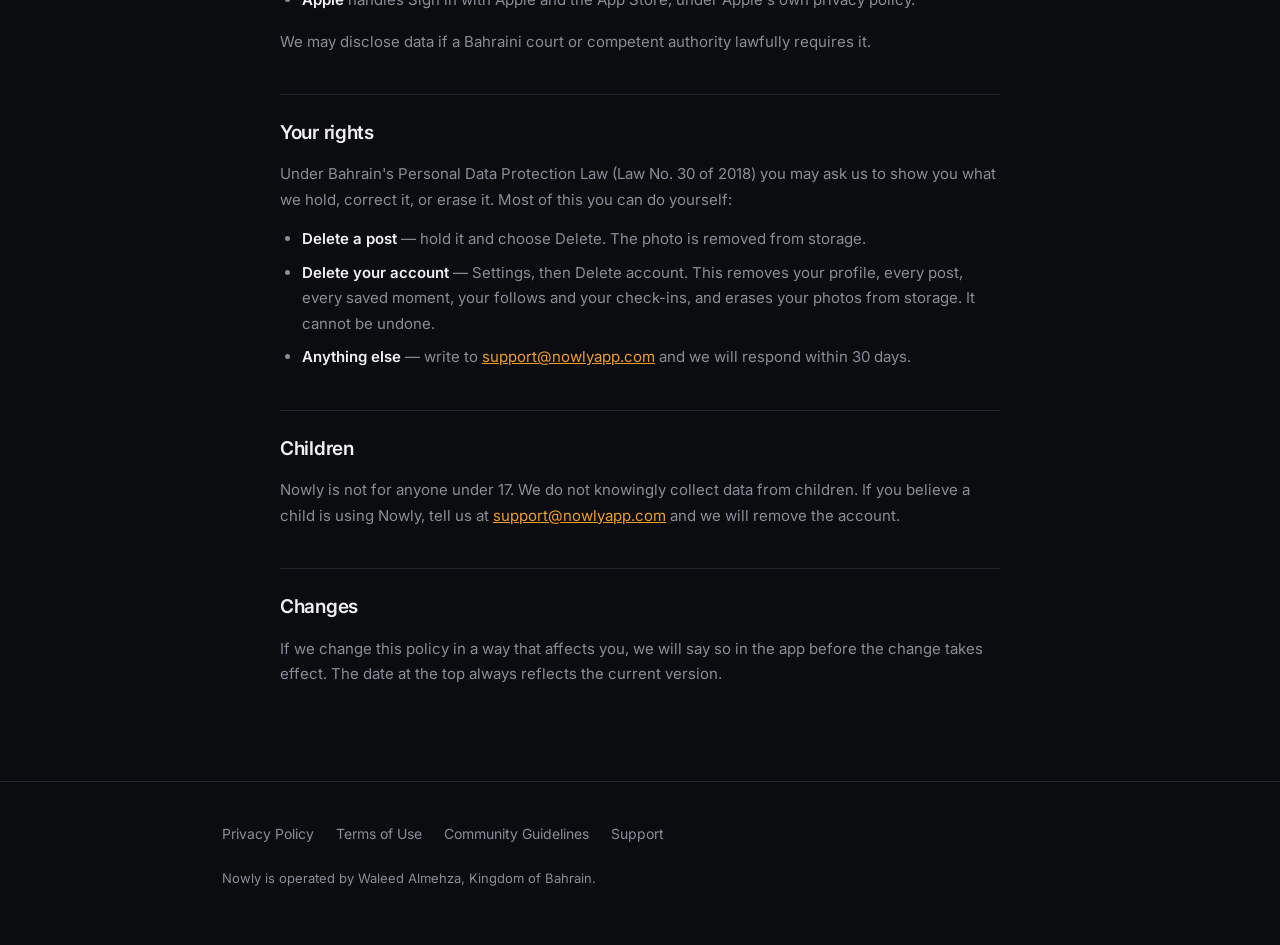
<file: privacy.html>
<!DOCTYPE html>
<html lang="en">
<head>
<meta charset="utf-8">
<meta name="viewport" content="width=device-width, initial-scale=1">
<title>Privacy Policy — Nowly</title>
<meta name="theme-color" content="#0B0C0F">
<link rel="icon" href="assets/mark.svg" type="image/svg+xml">
<link rel="preconnect" href="https://fonts.googleapis.com">
<link rel="preconnect" href="https://fonts.gstatic.com" crossorigin>
<link href="https://fonts.googleapis.com/css2?family=Inter:wght@400;500;600&family=IBM+Plex+Sans+Arabic:wght@400;500;600&display=swap" rel="stylesheet">
<link rel="stylesheet" href="assets/style.css">
</head>
<body data-lang="en">

<header>
  <div class="wrap bar">
    <a class="brand" href="index.html">
      <img src="assets/mark.svg" width="28" height="28" alt="">
      <span>Nowly</span>
    </a>
    <button class="lang" type="button">العربية</button>
  </div>
</header>

<main class="wrap legal">
<a class="back" href="index.html"><span lang-en>← Back</span><span lang-ar>الرجوع →</span></a>
<h1 lang-en>Privacy Policy</h1>
<h1 lang-ar>سياسة الخصوصية</h1>
<p class="updated" lang-en>Last updated 26 August 2026</p>
<p class="updated" lang-ar>آخر تحديث ٢٦ أغسطس ٢٠٢٦</p>

<div class="callout">
  <p lang-en>The short version: we collect the minimum needed to run the app, your location is read only at the moment you post, we never track you in the background, and you can delete everything from inside the app.</p>
  <p lang-ar>باختصار: نجمع الحدّ الأدنى اللازم لتشغيل التطبيق، ويُقرأ موقعك لحظة النشر فقط، ولا نتتبّعك في الخلفية أبداً، وتستطيع حذف كل شيء من داخل التطبيق.</p>
</div>

<h2 lang-en>Who we are</h2>
<h2 lang-ar>من نحن</h2>
<p lang-en>Nowly is operated by <strong>Waleed Almehza</strong>, a sole establishment registered in the Kingdom of Bahrain. Throughout this policy, "we" and "us" refer to that establishment, and "you" refers to anyone using the Nowly app.</p>
<p lang-ar>يُشغّل Nowly <strong>وليد المهزع</strong>، مؤسسة فردية مسجّلة في مملكة البحرين. في هذه السياسة، "نحن" تشير إلى تلك المؤسسة، و"أنت" تشير إلى أي شخص يستخدم تطبيق Nowly.</p>
<p lang-en>For anything in this policy, write to <a href="mailto:support@nowlyapp.com">support@nowlyapp.com</a>.</p>
<p lang-ar>لأي استفسار بشأن هذه السياسة، راسلنا على <a href="mailto:support@nowlyapp.com">support@nowlyapp.com</a>.</p>

<h2 lang-en>What we collect</h2>
<h2 lang-ar>ما الذي نجمعه</h2>

<table>
  <tr>
    <th lang-en>Data</th><th lang-en>Why</th><th lang-en>Kept for</th>
    <th lang-ar>البيان</th><th lang-ar>السبب</th><th lang-ar>مدة الحفظ</th>
  </tr>
  <tr>
    <td lang-en>Account identifier</td><td lang-en>To sign you in</td><td lang-en>Until you delete your account</td>
    <td lang-ar>معرّف الحساب</td><td lang-ar>لتسجيل دخولك</td><td lang-ar>حتى تحذف حسابك</td>
  </tr>
  <tr>
    <td lang-en>Email address, if you sign in by email</td><td lang-en>To send your sign-in code</td><td lang-en>Until you delete your account</td>
    <td lang-ar>البريد الإلكتروني، إن سجّلت به</td><td lang-ar>لإرسال رمز الدخول</td><td lang-ar>حتى تحذف حسابك</td>
  </tr>
  <tr>
    <td lang-en>Username</td><td lang-en>To identify you to others</td><td lang-en>Until you delete your account</td>
    <td lang-ar>اسم المستخدم</td><td lang-ar>ليعرفك الآخرون</td><td lang-ar>حتى تحذف حسابك</td>
  </tr>
  <tr>
    <td lang-en>Photos you post</td><td lang-en>To show them in the feed</td><td lang-en>24 hours, unless you save one</td>
    <td lang-ar>الصور التي تنشرها</td><td lang-ar>لعرضها في الفيد</td><td lang-ar>٢٤ ساعة، ما لم تحفظها</td>
  </tr>
  <tr>
    <td lang-en>The venue you posted from</td><td lang-en>To place the post and rank trends</td><td lang-en>With the post</td>
    <td lang-ar>المكان الذي نشرت منه</td><td lang-ar>لربط المنشور وترتيب الترند</td><td lang-ar>مع المنشور</td>
  </tr>
  <tr>
    <td lang-en>Your coordinates at the moment of posting</td><td lang-en>To verify you are inside that venue</td><td lang-en>Not stored — checked, then discarded</td>
    <td lang-ar>إحداثياتك لحظة النشر</td><td lang-ar>للتحقّق من وجودك داخل المكان</td><td lang-ar>لا تُخزّن — تُفحص ثم تُهمَل</td>
  </tr>
  <tr>
    <td lang-en>Gender and age range, if you choose to give them</td><td lang-en>To understand who uses Nowly, in aggregate</td><td lang-en>Until you clear them or delete your account</td>
    <td lang-ar>الجنس والفئة العمرية، إن اخترت ذكرهما</td><td lang-ar>لفهم من يستخدم Nowly، بشكل مجمّع</td><td lang-ar>حتى تمسحهما أو تحذف حسابك</td>
  </tr>
  <tr>
    <td lang-en>Messages you send</td><td lang-en>To deliver them to the person you wrote to</td><td lang-en>Seven days, then deleted</td>
    <td lang-ar>الرسائل التي ترسلها</td><td lang-ar>لتوصيلها لمن كتبت له</td><td lang-ar>سبعة أيام ثم تُحذف</td>
  </tr>
  <tr>
    <td lang-en>Which venues you have posted from</td><td lang-en>To count visitors, and to work out when a place is usually busy</td><td lang-en>Kept while your account exists</td>
    <td lang-ar>الأماكن التي نشرت منها</td><td lang-ar>لعدّ الزوّار ومعرفة متى يزدحم المكان عادةً</td><td lang-ar>يبقى ما بقي حسابك</td>
  </tr>
</table>

<h3 lang-en>About your location</h3>
<h3 lang-ar>عن موقعك</h3>
<p lang-en>This is the part that matters most, so we will be exact. Nowly asks for location permission "while using the app", never "always". When you post, the app takes a single reading, compares it to the venue you checked into, and uses the result to allow or refuse the post. <strong>The coordinates themselves are never written to our database.</strong> What we store is which venue you posted from — the same thing every other person can see on the post.</p>
<p lang-ar>هذه أهم نقطة، لذا سنكون دقيقين. يطلب Nowly إذن الموقع "أثناء استخدام التطبيق" فقط، لا "دائماً". عند النشر يأخذ التطبيق قراءة واحدة، ويقارنها بالمكان الذي سجّلت دخولك فيه، ويستخدم النتيجة للسماح بالنشر أو رفضه. <strong>الإحداثيات نفسها لا تُكتب في قاعدة بياناتنا إطلاقاً.</strong> ما نخزّنه هو المكان الذي نشرت منه — وهو نفسه ما يراه الجميع على المنشور.</p>
<p lang-en>The app contains no background location code. If you are curious how we can promise that: iOS requires an app to declare background location use in its configuration, and Nowly does not.</p>
<p lang-ar>لا يحتوي التطبيق على أي كود لتتبّع الموقع في الخلفية. وإن تساءلت كيف نضمن ذلك: نظام iOS يُلزم التطبيق بالإعلان عن استخدام الموقع في الخلفية ضمن إعداداته، وNowly لا يفعل.</p>

<h3 lang-en>Messages</h3>
<h3 lang-ar>الرسائل</h3>
<p lang-en>You can write to somebody only if you follow each other. Nobody can message you first unless you have already accepted them.</p>
<p lang-ar>تستطيع الكتابة لشخص فقط إن كنتما تتابعان بعضكما. ولا يستطيع أحد مراسلتك ابتداءً ما لم تكن قد قبلته.</p>
<p lang-en><strong>Messages are deleted after seven days.</strong> Not archived, not hidden — removed. The conversation stays in your list so you can open it and write again, but the words are gone.</p>
<p lang-ar><strong>الرسائل تُحذف بعد سبعة أيام.</strong> لا تُؤرشف ولا تُخفى — بل تُزال. وتبقى المحادثة في قائمتك لتفتحها وتكتب مجدداً، لكن الكلمات تزول.</p>
<p lang-en>We do not read your messages. They are screened automatically against the same word list as captions, and nothing else looks at them unless somebody reports one.</p>
<p lang-ar>لا نقرأ رسائلك. تُفحص آلياً بنفس قائمة الكلمات المستخدمة للتعليقات، ولا ينظر فيها شيء آخر ما لم يبلّغ أحد عن واحدة.</p>
<p lang-en><strong>A reported message is kept for 30 days</strong> so we have something to read when we review it. That is the one exception to the seven days.</p>
<p lang-ar><strong>الرسالة المبلّغ عنها تُحفظ ٣٠ يوماً</strong> ليكون لدينا ما نقرأه عند المراجعة. وهذا الاستثناء الوحيد من السبعة أيام.</p>
<p lang-en>You can delete a message you sent. You cannot delete one you received — if somebody wrote something you want to report, it needs to still be there.</p>
<p lang-ar>تستطيع حذف رسالة أرسلتها، لا رسالة استقبلتها — فإن كتب أحدهم ما تريد الإبلاغ عنه، يجب أن يبقى موجوداً.</p>

<h3 lang-en>How we know when a place gets busy</h3>
<h3 lang-ar>كيف نعرف متى يزدحم المكان</h3>
<p lang-en>Every time somebody posts from a venue, that visit is counted. From those counts we work out the shape of a venue's week — when it fills up on a Thursday, when it is quiet on a Monday.</p>
<p lang-ar>في كل مرّة ينشر أحد من مكان، تُحتسب تلك الزيارة. ومن هذه الأعداد نستخرج شكل أسبوع المكان — متى يمتلئ الخميس، ومتى يهدأ الاثنين.</p>
<p lang-en><strong>This is counted, never traced.</strong> The pattern is an average across everybody who has been there. It cannot be turned back into a list of who was where, and we do not build one.</p>
<p lang-ar><strong>هذا عدّ لا تتبّع.</strong> النمط متوسّط لكل من كان هناك، ولا يمكن تحويله إلى قائمة بمن كان أين — ونحن لا نبني قائمة كهذه.</p>
<p lang-en>Your own visits are yours: you can see the places you have been, and nobody else can.</p>
<p lang-ar>زياراتك ملكك: ترى الأماكن التي كنت فيها، ولا يراها غيرك.</p>

<h3 lang-en>The two optional questions</h3>
<h3 lang-ar>السؤالان الاختياريان</h3>
<p lang-en>Settings has a screen called About you with two questions: gender, and an age range. Both are optional, neither is asked when you sign up, and skipping them changes nothing about how the app works.</p>
<p lang-ar>في الإعدادات شاشة اسمها "عنك" فيها سؤالان: الجنس، والفئة العمرية. كلاهما اختياري، ولا يُسألان عند التسجيل، وتجاهلهما لا يغيّر شيئاً في عمل التطبيق.</p>
<p lang-en><strong>Neither appears on your profile.</strong> Nobody else can read them — not other users, not venues, not advertisers. We use them only in totals, to know roughly who is using Nowly, and a total covering fewer than five people is not reported at all.</p>
<p lang-ar><strong>لا يظهر أيّهما في ملفك.</strong> ولا يستطيع أحد قراءتهما — لا المستخدمون ولا الأماكن ولا المعلنون. نستخدمهما في الأعداد الإجمالية فقط، لنعرف تقريباً من يستخدم Nowly، وأي إجمالي يشمل أقلّ من خمسة أشخاص لا يُعرض إطلاقاً.</p>
<p lang-en>We ask for an age range rather than a date of birth on purpose. A date identifies a person; a range does not, and it answers the same question.</p>
<p lang-ar>نطلب فئة عمرية لا تاريخ ميلاد عن قصد. التاريخ يعرّف بشخص، والفئة لا تفعل — وتجيب السؤال نفسه.</p>
<p lang-en>You can clear either one at any time by tapping the answer again.</p>
<p lang-ar>تستطيع مسح أيّهما متى شئت بالضغط على الإجابة مرّة أخرى.</p>

<h3 lang-en>What we deliberately do not collect</h3>
<h3 lang-ar>ما نتجنّب جمعه عمداً</h3>
<ul>
  <li lang-en>Your real name — we never ask for it</li>
  <li lang-en>Your date of birth — we ask you to confirm you are 17 or older, and store only that yes or no</li>
  <li lang-en>Any demographic detail you did not volunteer in Settings</li>
  <li lang-en>Your contacts, calendar, photo library or microphone</li>
  <li lang-en>Any location outside the moment you post</li>
  <li lang-ar>اسمك الحقيقي — لا نطلبه أبداً</li>
  <li lang-ar>تاريخ ميلادك — نطلب تأكيد أنك ١٧ فأكثر، ونحفظ ذلك التأكيد فقط</li>
  <li lang-ar>أي بيان ديموغرافي لم تذكره بنفسك في الإعدادات</li>
  <li lang-ar>جهات اتصالك أو تقويمك أو استوديو صورك أو الميكروفون</li>
  <li lang-ar>أي موقع خارج لحظة النشر</li>
</ul>
<p lang-en>If you sign in with Apple, we request no scopes at all. Apple gives us an anonymous identifier and nothing else — not your name, not your email, not even a private relay address.</p>
<p lang-ar>إن سجّلت الدخول عبر Apple، فنحن لا نطلب أي صلاحيات. تمنحنا Apple معرّفاً مجهولاً فقط — لا اسمك ولا بريدك ولا حتى عنوان تحويل خاص.</p>

<h2 lang-en>How your photos are screened</h2>
<h2 lang-ar>كيف تُفحص صورك</h2>
<p lang-en>Before a photo is uploaded, it is checked on your own device using Apple's built-in sensitive content classifier. This runs entirely on your phone — the photo does not leave it to be screened, and we never see a photo that fails the check. Captions are screened on our server against a word list.</p>
<p lang-ar>قبل رفع أي صورة، تُفحص على جهازك نفسه باستخدام مصنّف المحتوى الحسّاس المدمج في Apple. يعمل الفحص كلياً على هاتفك — الصورة لا تغادره لتُفحص، ولا نرى نحن أي صورة ترسب في الفحص. أمّا التعليقات فتُفحص على خادمنا مقابل قائمة كلمات.</p>

<h2 lang-en>Who else sees your data</h2>
<h2 lang-ar>من يرى بياناتك غيرنا</h2>
<p lang-en>We do not sell your data and we never will. Two service providers process data on our behalf:</p>
<p lang-ar>لا نبيع بياناتك ولن نفعل. مزوّدا خدمة اثنان يعالجان البيانات نيابةً عنّا:</p>
<ul>
  <li lang-en><strong>Supabase</strong> hosts our database and photo storage. Our servers are in Tokyo, Japan, which means your data is stored outside Bahrain.</li>
  <li lang-en><strong>Apple</strong> handles Sign in with Apple and the App Store, under Apple's own privacy policy.</li>
  <li lang-ar><strong>Supabase</strong> يستضيف قاعدة بياناتنا ومخزن الصور. خوادمنا في طوكيو باليابان، أي أن بياناتك تُخزَّن خارج البحرين.</li>
  <li lang-ar><strong>Apple</strong> تتولّى تسجيل الدخول عبر Apple ومتجر التطبيقات، وفق سياسة الخصوصية الخاصة بها.</li>
</ul>
<p lang-en>We may disclose data if a Bahraini court or competent authority lawfully requires it.</p>
<p lang-ar>قد نفصح عن البيانات إذا طلبتها محكمة بحرينية أو جهة مختصّة بشكل قانوني.</p>

<h2 lang-en>Your rights</h2>
<h2 lang-ar>حقوقك</h2>
<p lang-en>Under Bahrain's Personal Data Protection Law (Law No. 30 of 2018) you may ask us to show you what we hold, correct it, or erase it. Most of this you can do yourself:</p>
<p lang-ar>بموجب قانون حماية البيانات الشخصية البحريني (قانون رقم ٣٠ لسنة ٢٠١٨) يحقّ لك أن تطلب الاطّلاع على ما نحتفظ به، أو تصحيحه، أو محوه. ومعظم ذلك تستطيع فعله بنفسك:</p>
<ul>
  <li lang-en><strong>Delete a post</strong> — hold it and choose Delete. The photo is removed from storage.</li>
  <li lang-en><strong>Delete your account</strong> — Settings, then Delete account. This removes your profile, every post, every saved moment, your follows and your check-ins, and erases your photos from storage. It cannot be undone.</li>
  <li lang-en><strong>Anything else</strong> — write to <a href="mailto:support@nowlyapp.com">support@nowlyapp.com</a> and we will respond within 30 days.</li>
  <li lang-ar><strong>حذف منشور</strong> — اضغط عليه مطوّلاً واختر حذف. تُزال الصورة من التخزين.</li>
  <li lang-ar><strong>حذف حسابك</strong> — الإعدادات ثم حذف الحساب. يزيل ملفك الشخصي وكل منشور ولحظة محفوظة ومتابعة وتسجيل دخول لمكان، ويمحو صورك من التخزين. ولا يمكن التراجع عنه.</li>
  <li lang-ar><strong>أي شيء آخر</strong> — راسلنا على <a href="mailto:support@nowlyapp.com">support@nowlyapp.com</a> وسنردّ خلال ٣٠ يوماً.</li>
</ul>

<h2 lang-en>Children</h2>
<h2 lang-ar>الأطفال</h2>
<p lang-en>Nowly is not for anyone under 17. We do not knowingly collect data from children. If you believe a child is using Nowly, tell us at <a href="mailto:support@nowlyapp.com">support@nowlyapp.com</a> and we will remove the account.</p>
<p lang-ar>Nowly ليس لمن هم دون ١٧ عاماً. ولا نجمع بيانات من الأطفال عن علم. إن كنت تعتقد أن طفلاً يستخدم Nowly، أخبرنا على <a href="mailto:support@nowlyapp.com">support@nowlyapp.com</a> وسنحذف الحساب.</p>

<h2 lang-en>Changes</h2>
<h2 lang-ar>التعديلات</h2>
<p lang-en>If we change this policy in a way that affects you, we will say so in the app before the change takes effect. The date at the top always reflects the current version.</p>
<p lang-ar>إن عدّلنا هذه السياسة بما يؤثّر عليك، سنُعلمك داخل التطبيق قبل سريان التعديل. والتاريخ في الأعلى يعكس النسخة الحالية دائماً.</p>
</main>

<footer>
  <div class="wrap">
    <div class="flinks">
      <a href="privacy.html" lang-en>Privacy Policy</a>
      <a href="privacy.html" lang-ar>سياسة الخصوصية</a>
      <a href="terms.html" lang-en>Terms of Use</a>
      <a href="terms.html" lang-ar>شروط الاستخدام</a>
      <a href="guidelines.html" lang-en>Community Guidelines</a>
      <a href="guidelines.html" lang-ar>إرشادات المجتمع</a>
      <a href="support.html" lang-en>Support</a>
      <a href="support.html" lang-ar>الدعم</a>
    </div>
    <p class="fnote" lang-en>Nowly is operated by Waleed Almehza, Kingdom of Bahrain.</p>
    <p class="fnote" lang-ar>يُشغّل Nowly وليد المهزع، مملكة البحرين.</p>
  </div>
</footer>

<script src="assets/lang.js"></script>
</body>
</html>
</file>
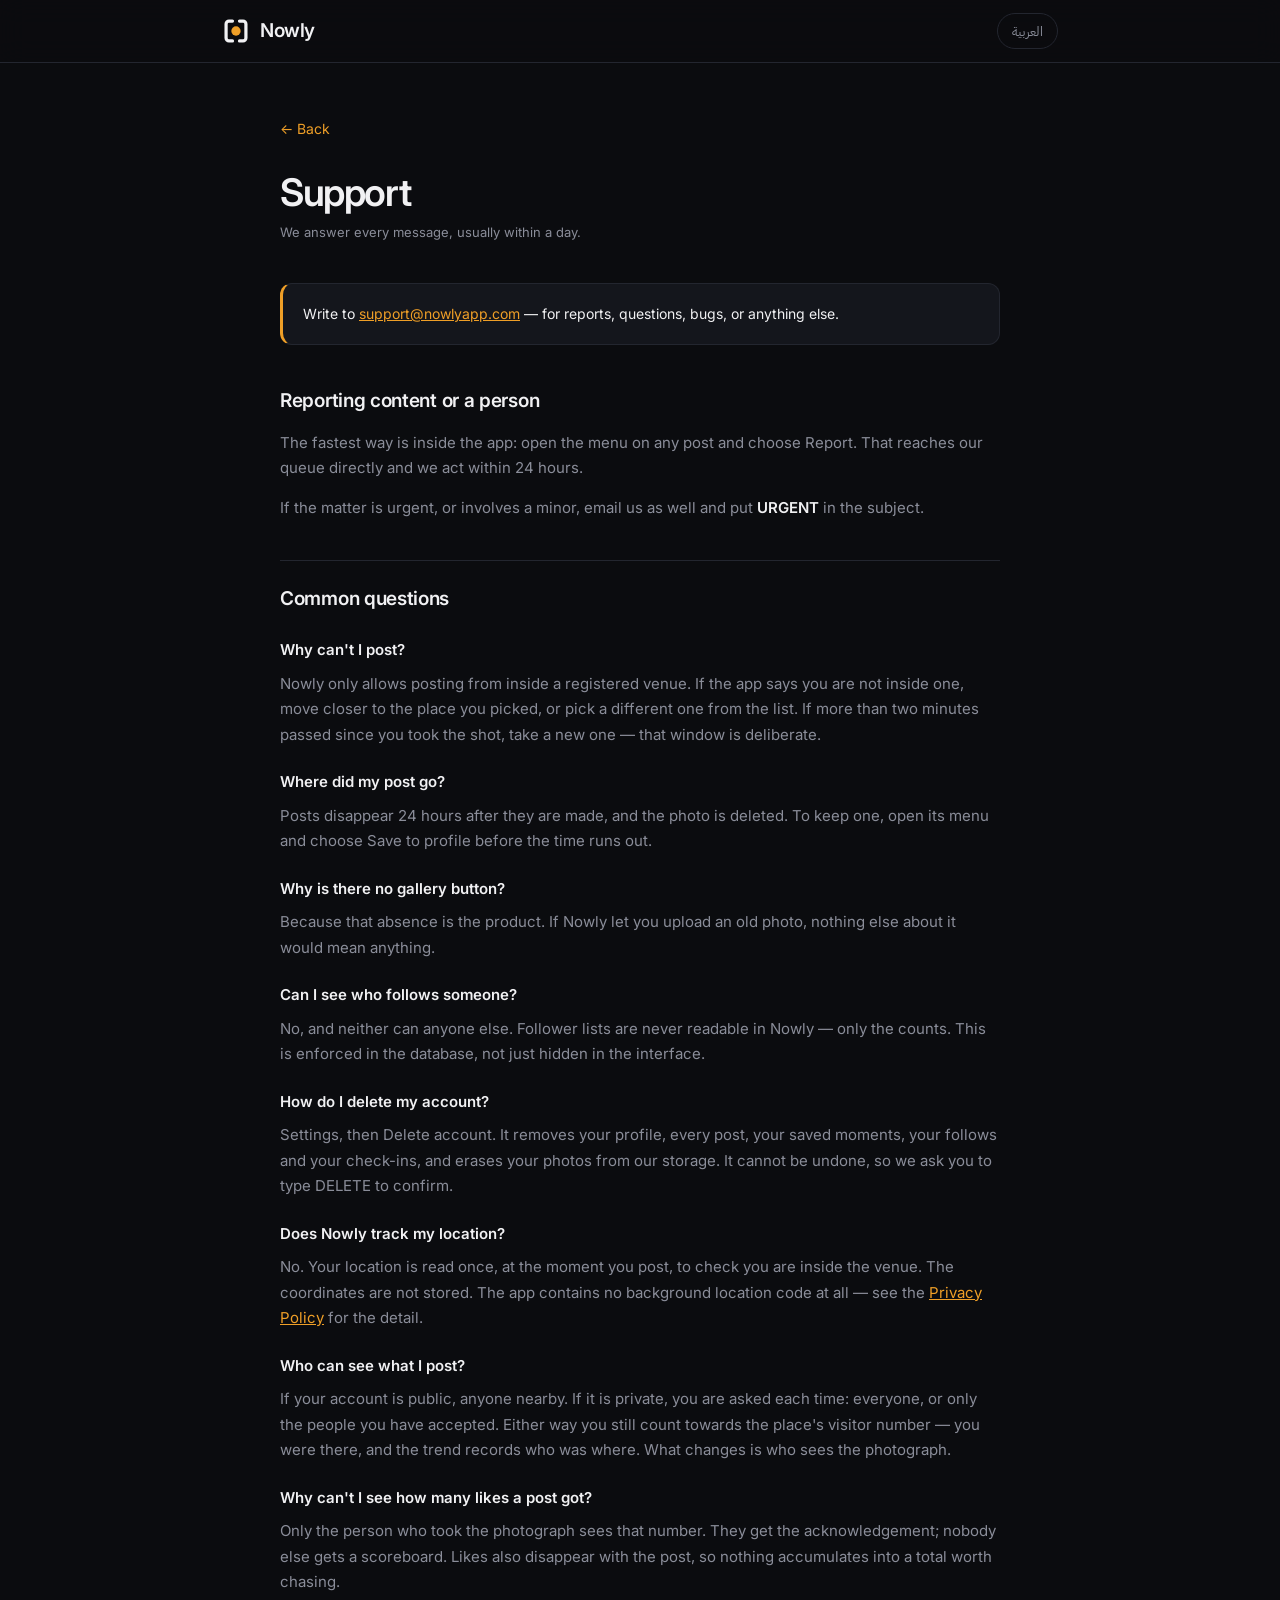
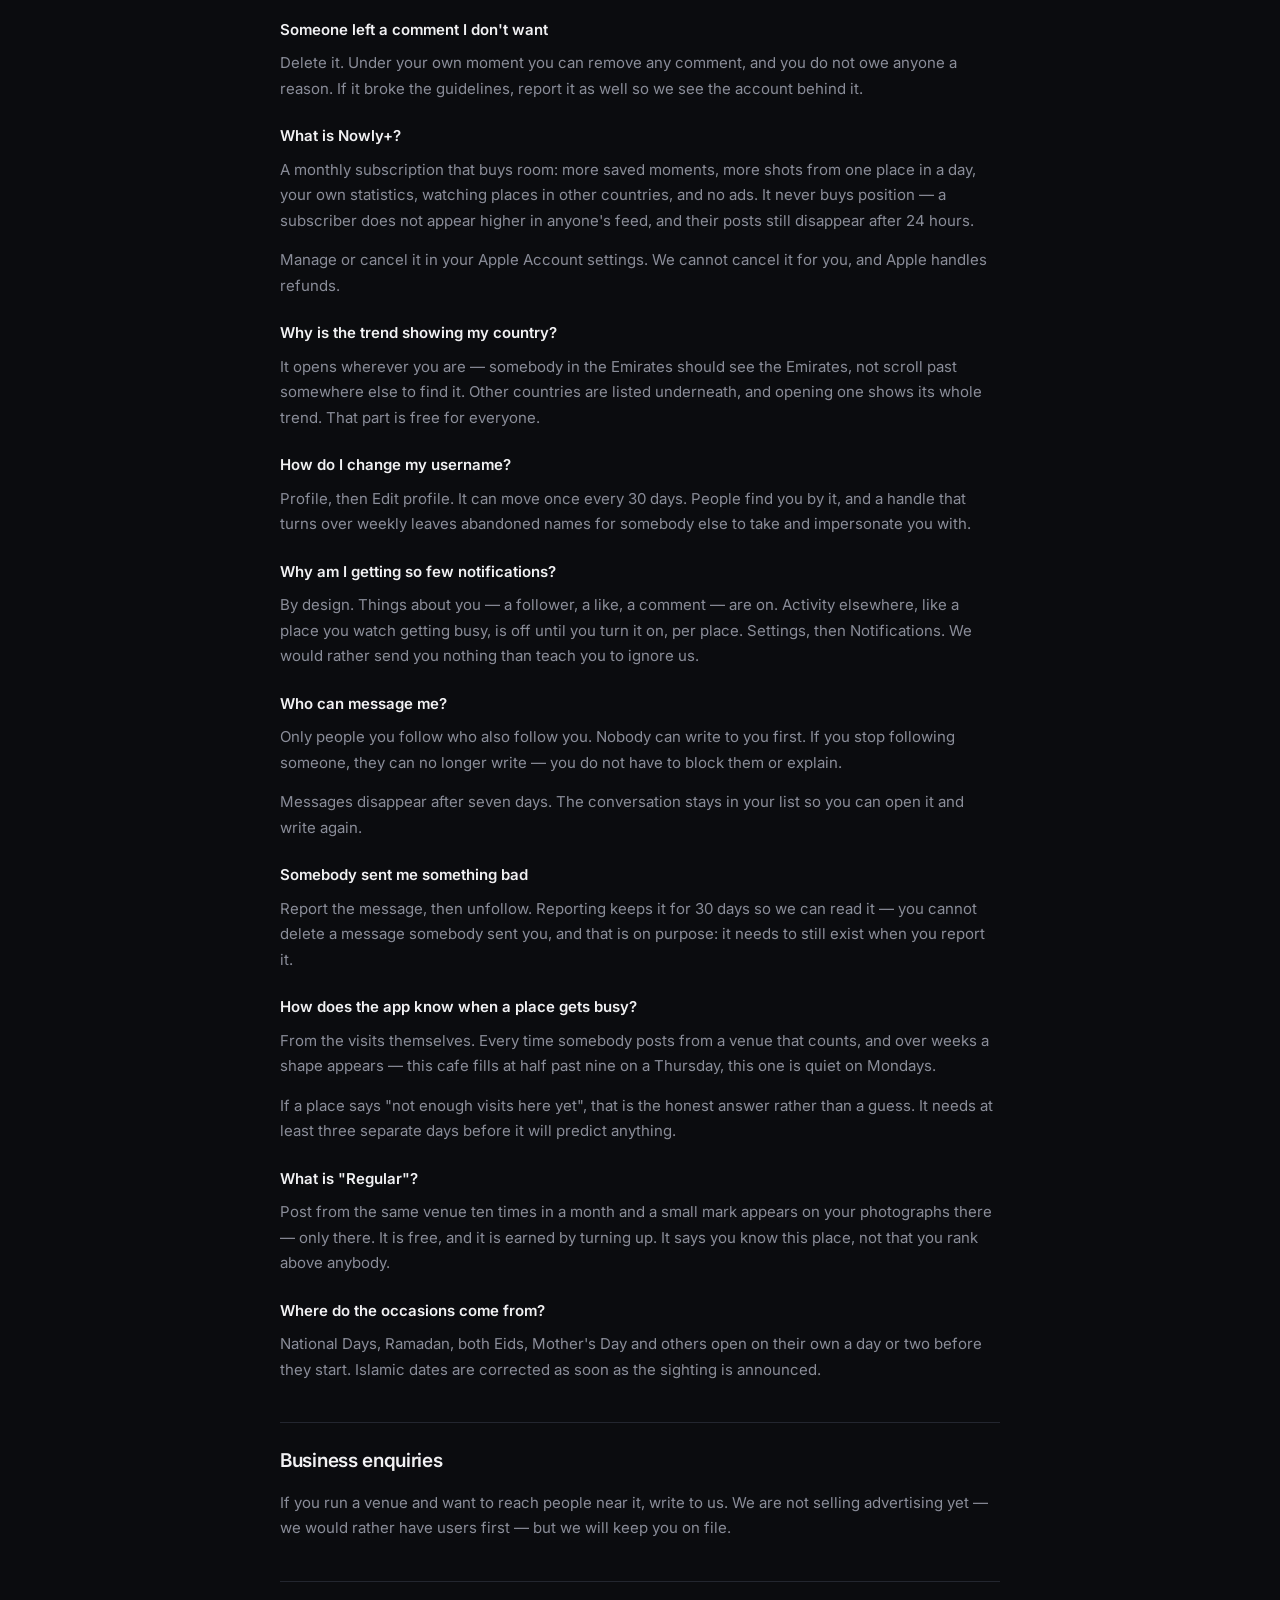
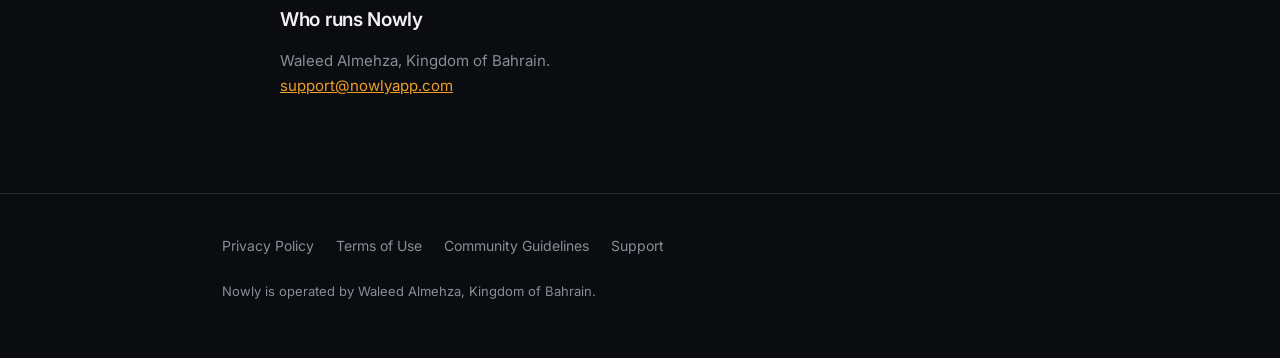
<file: support.html>
<!DOCTYPE html>
<html lang="en">
<head>
<meta charset="utf-8">
<meta name="viewport" content="width=device-width, initial-scale=1">
<title>Support — Nowly</title>
<meta name="theme-color" content="#0B0C0F">
<link rel="icon" href="assets/mark.svg" type="image/svg+xml">
<link rel="preconnect" href="https://fonts.googleapis.com">
<link rel="preconnect" href="https://fonts.gstatic.com" crossorigin>
<link href="https://fonts.googleapis.com/css2?family=Inter:wght@400;500;600&family=IBM+Plex+Sans+Arabic:wght@400;500;600&display=swap" rel="stylesheet">
<link rel="stylesheet" href="assets/style.css">
</head>
<body data-lang="en">

<header>
  <div class="wrap bar">
    <a class="brand" href="index.html">
      <img src="assets/mark.svg" width="28" height="28" alt="">
      <span>Nowly</span>
    </a>
    <button class="lang" type="button">العربية</button>
  </div>
</header>

<main class="wrap legal">
<a class="back" href="index.html"><span lang-en>← Back</span><span lang-ar>الرجوع →</span></a>
<h1 lang-en>Support</h1>
<h1 lang-ar>الدعم</h1>
<p class="updated" lang-en>We answer every message, usually within a day.</p>
<p class="updated" lang-ar>نردّ على كل رسالة، خلال يوم عادةً.</p>

<div class="callout">
  <p lang-en>Write to <a href="mailto:support@nowlyapp.com">support@nowlyapp.com</a> — for reports, questions, bugs, or anything else.</p>
  <p lang-ar>راسلنا على <a href="mailto:support@nowlyapp.com">support@nowlyapp.com</a> — للبلاغات والأسئلة والأعطال وأي شيء آخر.</p>
</div>

<h2 lang-en>Reporting content or a person</h2>
<h2 lang-ar>الإبلاغ عن محتوى أو شخص</h2>
<p lang-en>The fastest way is inside the app: open the menu on any post and choose Report. That reaches our queue directly and we act within 24 hours.</p>
<p lang-ar>أسرع طريقة من داخل التطبيق: افتح قائمة أي منشور واختر إبلاغ. يصل ذلك مباشرةً إلى قائمتنا ونتصرّف خلال ٢٤ ساعة.</p>
<p lang-en>If the matter is urgent, or involves a minor, email us as well and put <strong>URGENT</strong> in the subject.</p>
<p lang-ar>إن كان الأمر عاجلاً أو يتضمّن قاصراً، راسلنا أيضاً واكتب <strong>عاجل</strong> في العنوان.</p>

<h2 lang-en>Common questions</h2>
<h2 lang-ar>أسئلة شائعة</h2>

<h3 lang-en>Why can't I post?</h3>
<h3 lang-ar>لماذا لا أستطيع النشر؟</h3>
<p lang-en>Nowly only allows posting from inside a registered venue. If the app says you are not inside one, move closer to the place you picked, or pick a different one from the list. If more than two minutes passed since you took the shot, take a new one — that window is deliberate.</p>
<p lang-ar>لا يسمح Nowly بالنشر إلا من داخل مكان مسجّل. إن أخبرك التطبيق أنك لست داخل مكان، اقترب من المكان الذي اخترته أو اختر غيره من القائمة. وإن مضى أكثر من دقيقتين على اللقطة، فالتقط جديدة — تلك النافذة مقصودة.</p>

<h3 lang-en>Where did my post go?</h3>
<h3 lang-ar>أين ذهب منشوري؟</h3>
<p lang-en>Posts disappear 24 hours after they are made, and the photo is deleted. To keep one, open its menu and choose Save to profile before the time runs out.</p>
<p lang-ar>تزول المنشورات بعد ٢٤ ساعة من نشرها، وتُحذف الصورة. للاحتفاظ بواحد، افتح قائمته واختر "احفظ في البروفايل" قبل انتهاء الوقت.</p>

<h3 lang-en>Why is there no gallery button?</h3>
<h3 lang-ar>لماذا لا يوجد زرّ للاستوديو؟</h3>
<p lang-en>Because that absence is the product. If Nowly let you upload an old photo, nothing else about it would mean anything.</p>
<p lang-ar>لأن غيابه هو المنتج. لو سمح Nowly برفع صورة قديمة، لما كان لأي شيء آخر فيه معنى.</p>

<h3 lang-en>Can I see who follows someone?</h3>
<h3 lang-ar>هل أستطيع رؤية متابعي شخص؟</h3>
<p lang-en>No, and neither can anyone else. Follower lists are never readable in Nowly — only the counts. This is enforced in the database, not just hidden in the interface.</p>
<p lang-ar>لا، ولا يستطيع أحد غيرك أيضاً. قوائم المتابعين غير قابلة للقراءة في Nowly إطلاقاً — الأعداد فقط. وهذا مفروض في قاعدة البيانات، لا مخفي في الواجهة فحسب.</p>

<h3 lang-en>How do I delete my account?</h3>
<h3 lang-ar>كيف أحذف حسابي؟</h3>
<p lang-en>Settings, then Delete account. It removes your profile, every post, your saved moments, your follows and your check-ins, and erases your photos from our storage. It cannot be undone, so we ask you to type DELETE to confirm.</p>
<p lang-ar>الإعدادات ثم حذف الحساب. يزيل ملفك الشخصي وكل منشور ولحظاتك المحفوظة ومتابعاتك وتسجيلات دخولك للأماكن، ويمحو صورك من مخزننا. لا يمكن التراجع عنه، لذا نطلب كتابة DELETE للتأكيد.</p>

<h3 lang-en>Does Nowly track my location?</h3>
<h3 lang-ar>هل يتتبّع Nowly موقعي؟</h3>
<p lang-en>No. Your location is read once, at the moment you post, to check you are inside the venue. The coordinates are not stored. The app contains no background location code at all — see the <a href="privacy.html">Privacy Policy</a> for the detail.</p>
<p lang-ar>لا. يُقرأ موقعك مرّة واحدة لحظة النشر للتحقّق من وجودك داخل المكان. والإحداثيات لا تُخزَّن. ولا يحتوي التطبيق على أي كود لتتبّع الموقع في الخلفية — التفاصيل في <a href="privacy.html">سياسة الخصوصية</a>.</p>

<h3 lang-en>Who can see what I post?</h3>
<h3 lang-ar>من يرى ما أنشره؟</h3>
<p lang-en>If your account is public, anyone nearby. If it is private, you are asked each time: everyone, or only the people you have accepted. Either way you still count towards the place's visitor number — you were there, and the trend records who was where. What changes is who sees the photograph.</p>
<p lang-ar>إن كان حسابك عاماً، فكل من هو قريب. وإن كان خاصاً، تُسأل في كل مرّة: الجميع أم من قبلتهم فقط. وفي الحالتين تُحتسب ضمن عدد زوّار المكان — فأنت كنت هناك، والترند يسجّل من كان أين. ما يتغيّر هو من يرى الصورة.</p>

<h3 lang-en>Why can't I see how many likes a post got?</h3>
<h3 lang-ar>لماذا لا أرى عدد إعجابات منشور؟</h3>
<p lang-en>Only the person who took the photograph sees that number. They get the acknowledgement; nobody else gets a scoreboard. Likes also disappear with the post, so nothing accumulates into a total worth chasing.</p>
<p lang-ar>صاحب الصورة وحده يرى ذلك الرقم. هو يحصل على التقدير، ولا يحصل غيره على لوحة نتائج. والإعجابات تزول مع المنشور، فلا يتراكم رقم يستحقّ المطاردة.</p>

<h3 lang-en>Someone left a comment I don't want</h3>
<h3 lang-ar>أحدهم كتب تعليقاً لا أريده</h3>
<p lang-en>Delete it. Under your own moment you can remove any comment, and you do not owe anyone a reason. If it broke the guidelines, report it as well so we see the account behind it.</p>
<p lang-ar>احذفه. تحت لحظتك تستطيع إزالة أي تعليق، ولا تدين لأحد بتفسير. وإن كان مخالفاً للإرشادات، فأبلغ عنه أيضاً لنرى الحساب الذي كتبه.</p>

<h3 lang-en>What is Nowly+?</h3>
<h3 lang-ar>ما هو Nowly+؟</h3>
<p lang-en>A monthly subscription that buys room: more saved moments, more shots from one place in a day, your own statistics, watching places in other countries, and no ads. It never buys position — a subscriber does not appear higher in anyone's feed, and their posts still disappear after 24 hours.</p>
<p lang-ar>اشتراك شهري يشتري مساحة: لحظات محفوظة أكثر، وصوراً أكثر من المكان الواحد يومياً، وإحصاءاتك الخاصة، ومتابعة أماكن في دول أخرى، وبلا إعلانات. ولا يشتري موضعاً أبداً — فالمشترك لا يظهر أعلى في فيد أحد، ومنشوراته تزول بعد ٢٤ ساعة كغيرها.</p>
<p lang-en>Manage or cancel it in your Apple Account settings. We cannot cancel it for you, and Apple handles refunds.</p>
<p lang-ar>تُدير الاشتراك أو تُلغيه من إعدادات حساب Apple. لا نستطيع إلغاءه نيابةً عنك، وApple تتولّى الاسترداد.</p>

<h3 lang-en>Why is the trend showing my country?</h3>
<h3 lang-ar>لماذا يعرض الترند بلدي؟</h3>
<p lang-en>It opens wherever you are — somebody in the Emirates should see the Emirates, not scroll past somewhere else to find it. Other countries are listed underneath, and opening one shows its whole trend. That part is free for everyone.</p>
<p lang-ar>يفتح حيث أنت — فمن في الإمارات يجب أن يرى الإمارات، لا أن يمرّر عبر بلد آخر ليصل إليها. والدول الأخرى مدرجة تحتها، وفتح أيّها يعرض ترندها كاملاً. وهذا متاح للجميع مجاناً.</p>

<h3 lang-en>How do I change my username?</h3>
<h3 lang-ar>كيف أغيّر اسم المستخدم؟</h3>
<p lang-en>Profile, then Edit profile. It can move once every 30 days. People find you by it, and a handle that turns over weekly leaves abandoned names for somebody else to take and impersonate you with.</p>
<p lang-ar>البروفايل ثم تعديل الملف. ويتغيّر مرّة كل ٣٠ يوماً. الناس يجدونك به، والاسم الذي يتبدّل أسبوعياً يترك أسماء مهجورة يأخذها غيرك لينتحلك بها.</p>

<h3 lang-en>Why am I getting so few notifications?</h3>
<h3 lang-ar>لماذا تصلني إشعارات قليلة؟</h3>
<p lang-en>By design. Things about you — a follower, a like, a comment — are on. Activity elsewhere, like a place you watch getting busy, is off until you turn it on, per place. Settings, then Notifications. We would rather send you nothing than teach you to ignore us.</p>
<p lang-ar>هذا مقصود. ما يخصّك — متابع أو إعجاب أو تعليق — مفعّل. أمّا النشاط في أماكن أخرى، كمكان تراقبه بدأ ينشط، فمطفأ حتى تفعّله لكل مكان. الإعدادات ثم الإشعارات. نفضّل ألّا نرسل شيئاً على أن نعلّمك تجاهلنا.</p>

<h3 lang-en>Who can message me?</h3>
<h3 lang-ar>من يستطيع مراسلتي؟</h3>
<p lang-en>Only people you follow who also follow you. Nobody can write to you first. If you stop following someone, they can no longer write — you do not have to block them or explain.</p>
<p lang-ar>فقط من تتابعهم ويتابعونك. ولا يستطيع أحد الكتابة لك ابتداءً. وإن ألغيت متابعة شخص، لم يعد يستطيع الكتابة — بلا حاجة لحظره أو لتفسير.</p>
<p lang-en>Messages disappear after seven days. The conversation stays in your list so you can open it and write again.</p>
<p lang-ar>الرسائل تزول بعد سبعة أيام. وتبقى المحادثة في قائمتك لتفتحها وتكتب مجدداً.</p>

<h3 lang-en>Somebody sent me something bad</h3>
<h3 lang-ar>أرسل لي أحدهم شيئاً سيئاً</h3>
<p lang-en>Report the message, then unfollow. Reporting keeps it for 30 days so we can read it — you cannot delete a message somebody sent you, and that is on purpose: it needs to still exist when you report it.</p>
<p lang-ar>أبلغ عن الرسالة ثم ألغِ المتابعة. الإبلاغ يحفظها ٣٠ يوماً لنقرأها — ولا تستطيع حذف رسالة أرسلها لك أحد، وهذا مقصود: يجب أن تبقى موجودة حين تُبلّغ.</p>

<h3 lang-en>How does the app know when a place gets busy?</h3>
<h3 lang-ar>كيف يعرف التطبيق متى يزدحم المكان؟</h3>
<p lang-en>From the visits themselves. Every time somebody posts from a venue that counts, and over weeks a shape appears — this cafe fills at half past nine on a Thursday, this one is quiet on Mondays.</p>
<p lang-ar>من الزيارات نفسها. في كل مرّة ينشر أحد من مكان تُحتسب زيارته، وبمرور الأسابيع يظهر شكل — هذا المقهى يمتلئ التاسعة والنصف الخميس، وذاك هادئ الاثنين.</p>
<p lang-en>If a place says "not enough visits here yet", that is the honest answer rather than a guess. It needs at least three separate days before it will predict anything.</p>
<p lang-ar>وإن قال مكان "الزيارات هنا لا تكفي بعد"، فتلك الإجابة الصادقة لا تخمين. يحتاج ثلاثة أيام منفصلة على الأقل قبل أن يتوقّع شيئاً.</p>

<h3 lang-en>What is "Regular"?</h3>
<h3 lang-ar>ما معنى "من أهل المكان"؟</h3>
<p lang-en>Post from the same venue ten times in a month and a small mark appears on your photographs there — only there. It is free, and it is earned by turning up. It says you know this place, not that you rank above anybody.</p>
<p lang-ar>انشر من نفس المكان عشر مرّات في شهر فتظهر علامة صغيرة على صورك فيه — فيه وحده. مجانية وتُكتسب بالحضور. وتقول إنك تعرف هذا المكان، لا إنك أعلى من أحد.</p>

<h3 lang-en>Where do the occasions come from?</h3>
<h3 lang-ar>من أين تأتي المناسبات؟</h3>
<p lang-en>National Days, Ramadan, both Eids, Mother's Day and others open on their own a day or two before they start. Islamic dates are corrected as soon as the sighting is announced.</p>
<p lang-ar>الأعياد الوطنية ورمضان والعيدان ويوم الأم وغيرها تُفتح تلقائياً قبل يوم أو يومين من بدايتها. والتواريخ الهجرية تُصحّح فور إعلان الرؤية.</p>

<h2 lang-en>Business enquiries</h2>
<h2 lang-ar>استفسارات الأعمال</h2>
<p lang-en>If you run a venue and want to reach people near it, write to us. We are not selling advertising yet — we would rather have users first — but we will keep you on file.</p>
<p lang-ar>إن كنت تدير مكاناً وتريد الوصول لمن حوله، راسلنا. لا نبيع إعلانات بعد — نفضّل أن يكون لدينا مستخدمون أولاً — لكننا سنحتفظ ببياناتك.</p>

<h2 lang-en>Who runs Nowly</h2>
<h2 lang-ar>من يُشغّل Nowly</h2>
<p lang-en>Waleed Almehza, Kingdom of Bahrain.<br><a href="mailto:support@nowlyapp.com">support@nowlyapp.com</a></p>
<p lang-ar>وليد المهزع، مملكة البحرين.<br><a href="mailto:support@nowlyapp.com">support@nowlyapp.com</a></p>
</main>

<footer>
  <div class="wrap">
    <div class="flinks">
      <a href="privacy.html" lang-en>Privacy Policy</a>
      <a href="privacy.html" lang-ar>سياسة الخصوصية</a>
      <a href="terms.html" lang-en>Terms of Use</a>
      <a href="terms.html" lang-ar>شروط الاستخدام</a>
      <a href="guidelines.html" lang-en>Community Guidelines</a>
      <a href="guidelines.html" lang-ar>إرشادات المجتمع</a>
      <a href="support.html" lang-en>Support</a>
      <a href="support.html" lang-ar>الدعم</a>
    </div>
    <p class="fnote" lang-en>Nowly is operated by Waleed Almehza, Kingdom of Bahrain.</p>
    <p class="fnote" lang-ar>يُشغّل Nowly وليد المهزع، مملكة البحرين.</p>
  </div>
</footer>

<script src="assets/lang.js"></script>
</body>
</html>
</file>
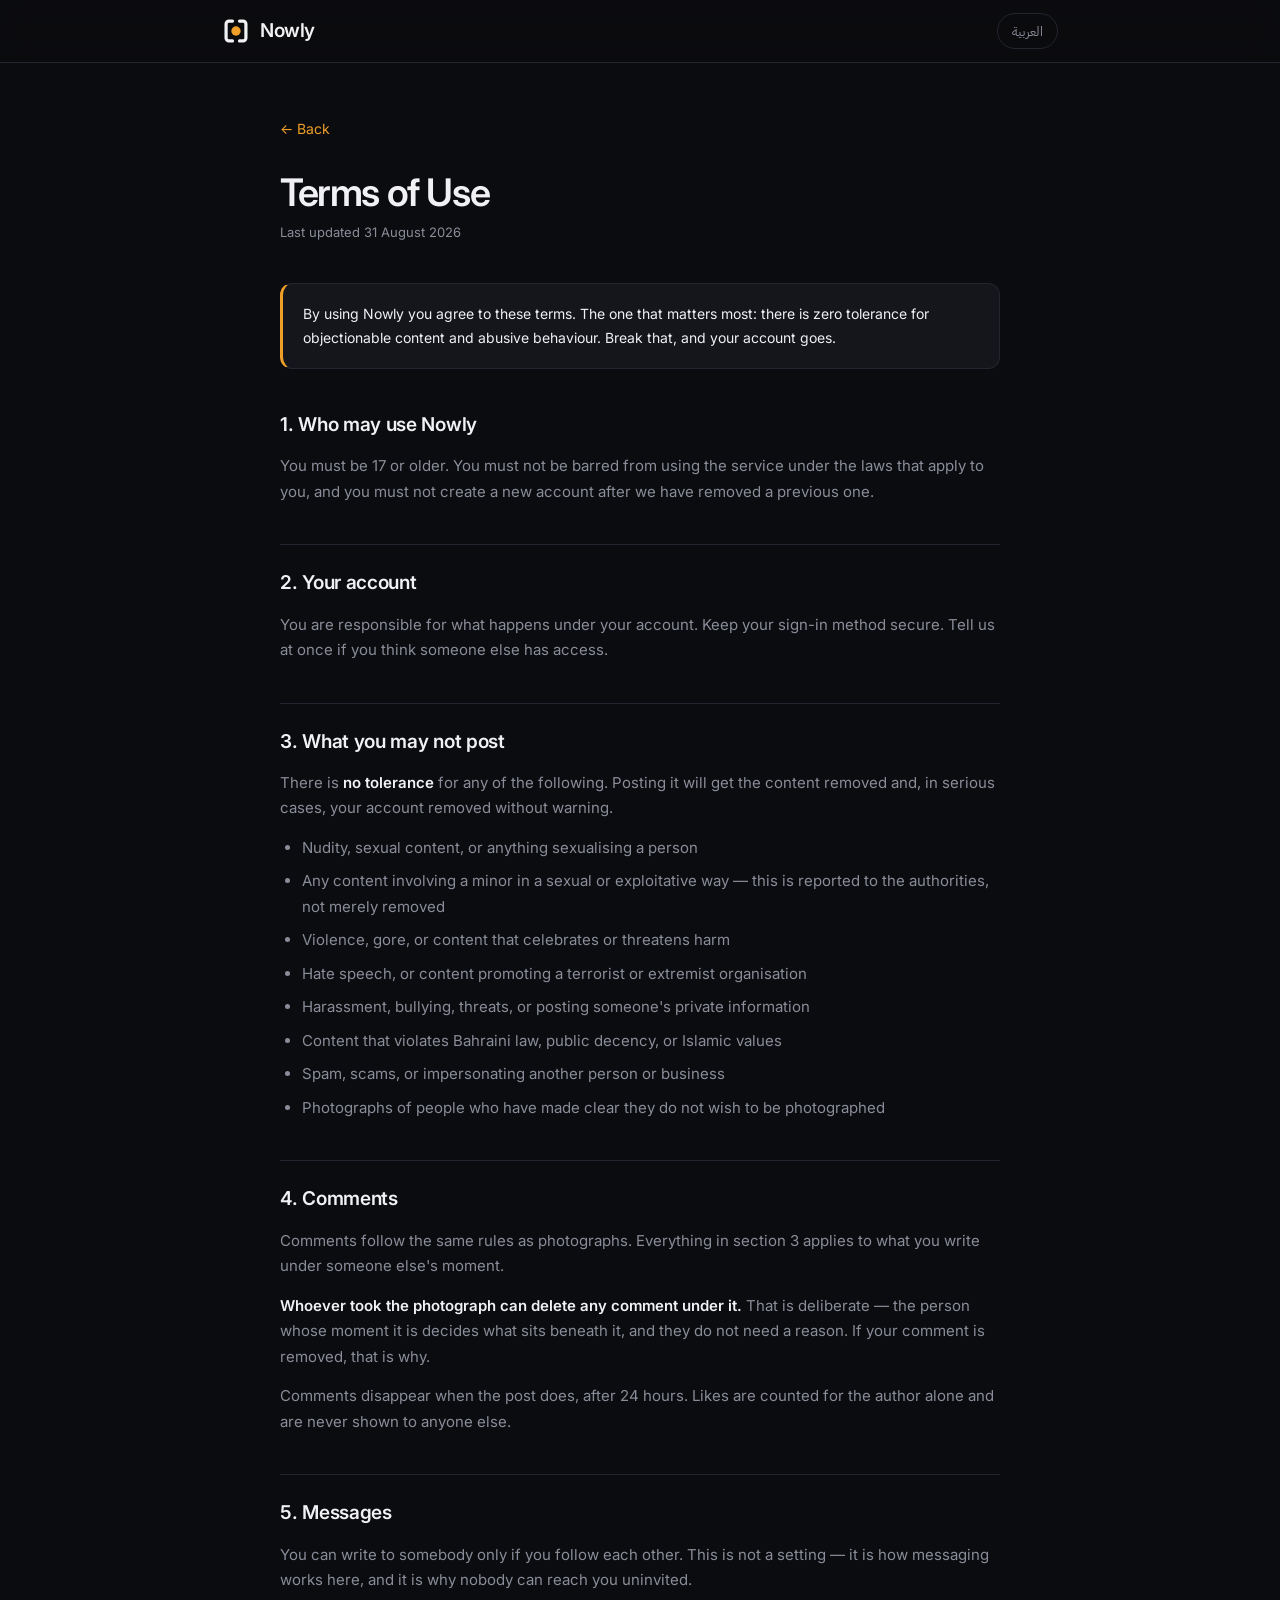
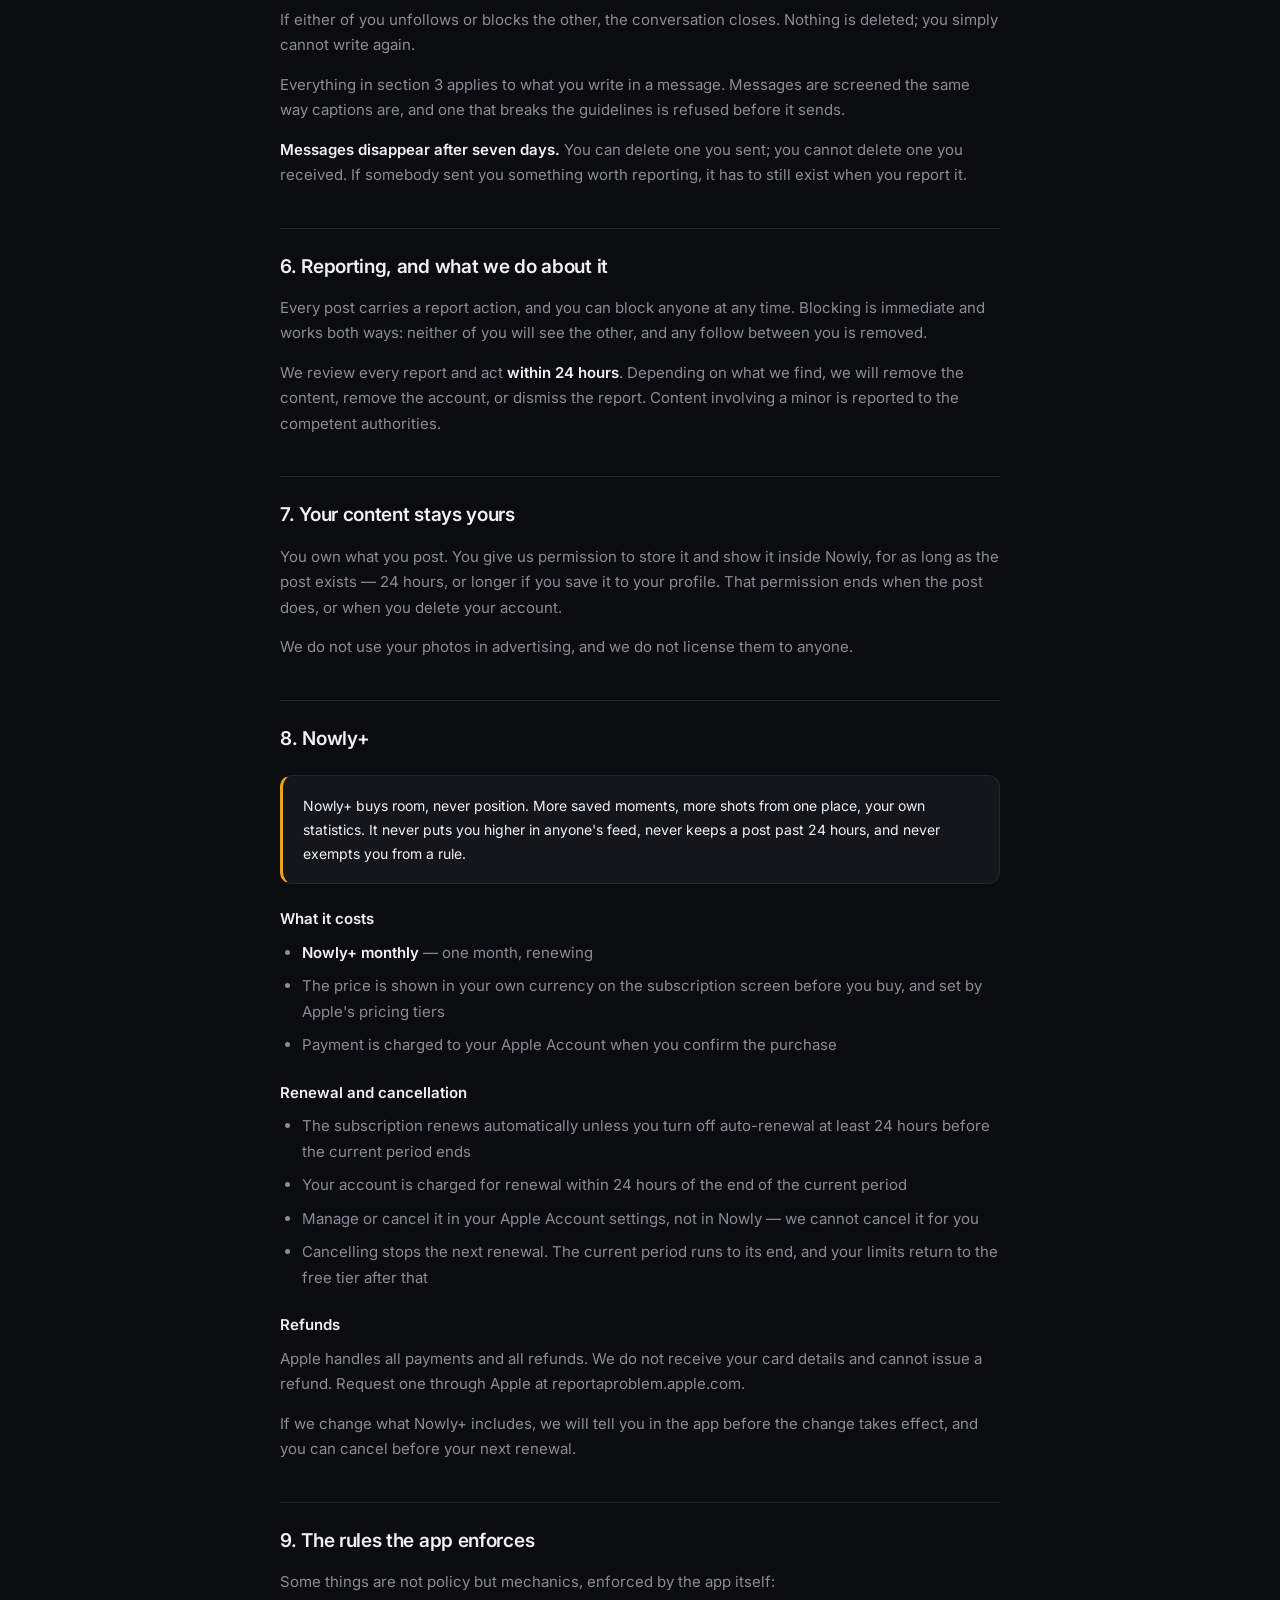
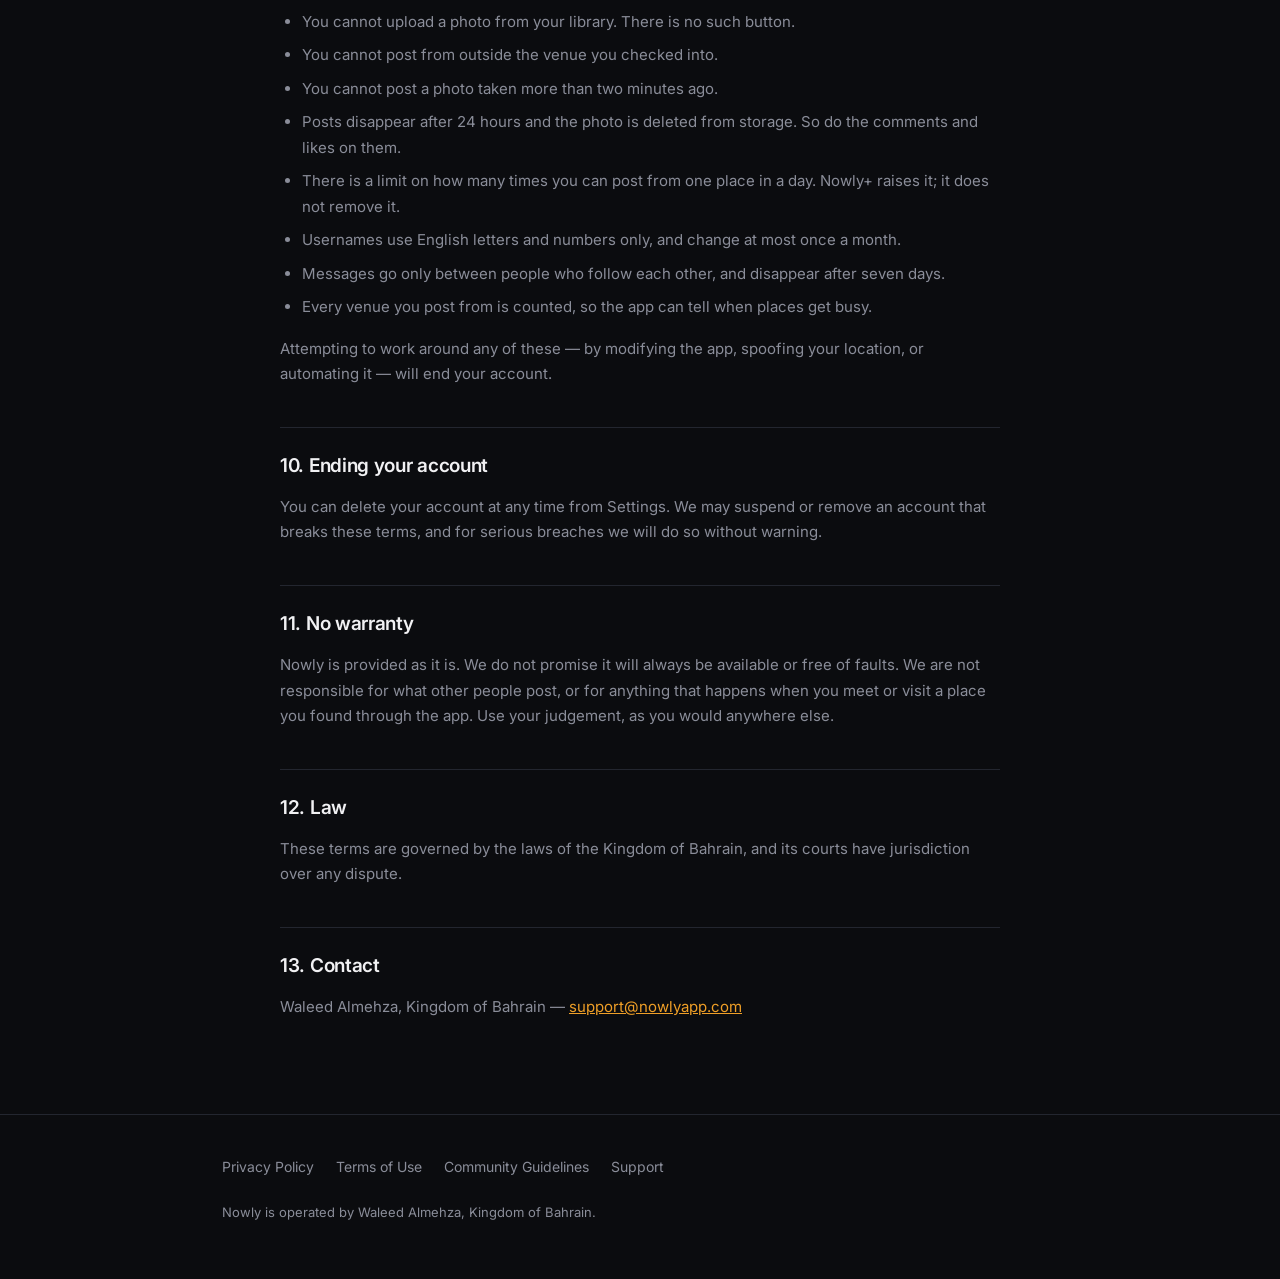
<file: terms.html>
<!DOCTYPE html>
<html lang="en">
<head>
<meta charset="utf-8">
<meta name="viewport" content="width=device-width, initial-scale=1">
<title>Terms of Use — Nowly</title>
<meta name="theme-color" content="#0B0C0F">
<link rel="icon" href="assets/mark.svg" type="image/svg+xml">
<link rel="preconnect" href="https://fonts.googleapis.com">
<link rel="preconnect" href="https://fonts.gstatic.com" crossorigin>
<link href="https://fonts.googleapis.com/css2?family=Inter:wght@400;500;600&family=IBM+Plex+Sans+Arabic:wght@400;500;600&display=swap" rel="stylesheet">
<link rel="stylesheet" href="assets/style.css">
</head>
<body data-lang="en">

<header>
  <div class="wrap bar">
    <a class="brand" href="index.html">
      <img src="assets/mark.svg" width="28" height="28" alt="">
      <span>Nowly</span>
    </a>
    <button class="lang" type="button">العربية</button>
  </div>
</header>

<main class="wrap legal">
<a class="back" href="index.html"><span lang-en>← Back</span><span lang-ar>الرجوع →</span></a>
<h1 lang-en>Terms of Use</h1>
<h1 lang-ar>شروط الاستخدام</h1>
<p class="updated" lang-en>Last updated 31 August 2026</p>
<p class="updated" lang-ar>آخر تحديث ٣١ أغسطس ٢٠٢٦</p>

<div class="callout">
  <p lang-en>By using Nowly you agree to these terms. The one that matters most: there is zero tolerance for objectionable content and abusive behaviour. Break that, and your account goes.</p>
  <p lang-ar>باستخدامك Nowly فأنت توافق على هذه الشروط. وأهمّها: لا تسامح إطلاقاً مع المحتوى المخالف أو السلوك المسيء. من يخالف يفقد حسابه.</p>
</div>

<h2 lang-en>1. Who may use Nowly</h2>
<h2 lang-ar>١. من يحقّ له استخدام Nowly</h2>
<p lang-en>You must be 17 or older. You must not be barred from using the service under the laws that apply to you, and you must not create a new account after we have removed a previous one.</p>
<p lang-ar>يجب أن يكون عمرك ١٧ عاماً فأكثر. ويجب ألّا تكون ممنوعاً من استخدام الخدمة بموجب القوانين المطبّقة عليك، وألّا تنشئ حساباً جديداً بعد أن نكون قد حذفنا حساباً سابقاً لك.</p>

<h2 lang-en>2. Your account</h2>
<h2 lang-ar>٢. حسابك</h2>
<p lang-en>You are responsible for what happens under your account. Keep your sign-in method secure. Tell us at once if you think someone else has access.</p>
<p lang-ar>أنت مسؤول عمّا يحدث تحت حسابك. حافظ على أمان وسيلة دخولك، وأخبرنا فوراً إن ظننت أن شخصاً آخر وصل إليه.</p>

<h2 lang-en>3. What you may not post</h2>
<h2 lang-ar>٣. ما لا يجوز نشره</h2>
<p lang-en>There is <strong>no tolerance</strong> for any of the following. Posting it will get the content removed and, in serious cases, your account removed without warning.</p>
<p lang-ar><strong>لا تسامح إطلاقاً</strong> مع أي ممّا يلي. نشره يؤدي لحذف المحتوى، وفي الحالات الجسيمة حذف حسابك بلا إنذار.</p>
<ul>
  <li lang-en>Nudity, sexual content, or anything sexualising a person</li>
  <li lang-en>Any content involving a minor in a sexual or exploitative way — this is reported to the authorities, not merely removed</li>
  <li lang-en>Violence, gore, or content that celebrates or threatens harm</li>
  <li lang-en>Hate speech, or content promoting a terrorist or extremist organisation</li>
  <li lang-en>Harassment, bullying, threats, or posting someone's private information</li>
  <li lang-en>Content that violates Bahraini law, public decency, or Islamic values</li>
  <li lang-en>Spam, scams, or impersonating another person or business</li>
  <li lang-en>Photographs of people who have made clear they do not wish to be photographed</li>
  <li lang-ar>العري أو المحتوى الجنسي أو أي شيء يجنّس شخصاً</li>
  <li lang-ar>أي محتوى يتضمّن قاصراً بشكل جنسي أو استغلالي — هذا يُبلَّغ للسلطات، لا يُحذف فحسب</li>
  <li lang-ar>العنف أو المحتوى الصادم أو ما يمجّد الأذى أو يهدّد به</li>
  <li lang-ar>خطاب الكراهية أو الترويج لتنظيم إرهابي أو متطرّف</li>
  <li lang-ar>التحرّش أو التنمّر أو التهديد أو نشر معلومات خاصة بشخص</li>
  <li lang-ar>ما يخالف القانون البحريني أو الآداب العامة أو القيم الإسلامية</li>
  <li lang-ar>الإزعاج أو الاحتيال أو انتحال شخصية أو نشاط تجاري</li>
  <li lang-ar>تصوير أشخاص أوضحوا رفضهم للتصوير</li>
</ul>

<h2 lang-en>4. Comments</h2>
<h2 lang-ar>٤. التعليقات</h2>
<p lang-en>Comments follow the same rules as photographs. Everything in section 3 applies to what you write under someone else's moment.</p>
<p lang-ar>التعليقات تخضع لنفس قواعد الصور. كل ما في القسم ٣ ينطبق على ما تكتبه تحت لحظة شخص آخر.</p>
<p lang-en><strong>Whoever took the photograph can delete any comment under it.</strong> That is deliberate — the person whose moment it is decides what sits beneath it, and they do not need a reason. If your comment is removed, that is why.</p>
<p lang-ar><strong>من التقط الصورة يستطيع حذف أي تعليق تحتها.</strong> وهذا مقصود — صاحب اللحظة يقرّر ما يوضع أسفلها، ولا يحتاج سبباً. فإن حُذف تعليقك، فهذا هو السبب.</p>
<p lang-en>Comments disappear when the post does, after 24 hours. Likes are counted for the author alone and are never shown to anyone else.</p>
<p lang-ar>التعليقات تزول بزوال المنشور بعد ٢٤ ساعة. والإعجابات تُحتسب لصاحب المنشور وحده ولا تُعرض لأحد غيره.</p>

<h2 lang-en>5. Messages</h2>
<h2 lang-ar>٥. الرسائل</h2>
<p lang-en>You can write to somebody only if you follow each other. This is not a setting — it is how messaging works here, and it is why nobody can reach you uninvited.</p>
<p lang-ar>تستطيع الكتابة لشخص فقط إن كنتما تتابعان بعضكما. وهذا ليس إعداداً بل طريقة عمل الرسائل هنا، ولذلك لا يصلك أحد بلا دعوة.</p>
<p lang-en>If either of you unfollows or blocks the other, the conversation closes. Nothing is deleted; you simply cannot write again.</p>
<p lang-ar>إن ألغى أحدكما المتابعة أو حظر الآخر، تُغلق المحادثة. ولا يُحذف شيء — لكنك لا تستطيع الكتابة مجدداً.</p>
<p lang-en>Everything in section 3 applies to what you write in a message. Messages are screened the same way captions are, and one that breaks the guidelines is refused before it sends.</p>
<p lang-ar>كل ما في القسم ٣ ينطبق على ما تكتبه في رسالة. وتُفحص الرسائل كما تُفحص التعليقات، والمخالفة تُرفض قبل إرسالها.</p>
<p lang-en><strong>Messages disappear after seven days.</strong> You can delete one you sent; you cannot delete one you received. If somebody sent you something worth reporting, it has to still exist when you report it.</p>
<p lang-ar><strong>الرسائل تزول بعد سبعة أيام.</strong> تستطيع حذف ما أرسلت، لا ما استقبلت. فإن أرسل لك أحدهم ما يستحقّ الإبلاغ، يجب أن يبقى موجوداً حين تُبلّغ.</p>

<h2 lang-en>6. Reporting, and what we do about it</h2>
<h2 lang-ar>٦. الإبلاغ وما نفعله حياله</h2>
<p lang-en>Every post carries a report action, and you can block anyone at any time. Blocking is immediate and works both ways: neither of you will see the other, and any follow between you is removed.</p>
<p lang-ar>كل منشور فيه زرّ إبلاغ، وتستطيع حظر أي شخص في أي وقت. والحظر فوري ويعمل في الاتجاهين: لا يرى أحدكما الآخر، وتُلغى أي متابعة بينكما.</p>
<p lang-en>We review every report and act <strong>within 24 hours</strong>. Depending on what we find, we will remove the content, remove the account, or dismiss the report. Content involving a minor is reported to the competent authorities.</p>
<p lang-ar>نراجع كل بلاغ ونتصرّف <strong>خلال ٢٤ ساعة</strong>. وبحسب ما نجده، نحذف المحتوى أو نحذف الحساب أو نرفض البلاغ. أمّا المحتوى الذي يتضمّن قاصراً فيُبلَّغ للجهات المختصّة.</p>

<h2 lang-en>7. Your content stays yours</h2>
<h2 lang-ar>٧. محتواك يبقى ملكك</h2>
<p lang-en>You own what you post. You give us permission to store it and show it inside Nowly, for as long as the post exists — 24 hours, or longer if you save it to your profile. That permission ends when the post does, or when you delete your account.</p>
<p lang-ar>أنت تملك ما تنشره. وتمنحنا إذناً بتخزينه وعرضه داخل Nowly ما دام المنشور قائماً — ٢٤ ساعة، أو أطول إن حفظته في ملفك. وينتهي هذا الإذن بانتهاء المنشور أو بحذفك لحسابك.</p>
<p lang-en>We do not use your photos in advertising, and we do not license them to anyone.</p>
<p lang-ar>لا نستخدم صورك في الإعلانات، ولا نرخّصها لأي جهة.</p>

<h2 lang-en>8. Nowly+</h2>
<h2 lang-ar>٨. Nowly+</h2>

<div class="callout">
  <p lang-en>Nowly+ buys room, never position. More saved moments, more shots from one place, your own statistics. It never puts you higher in anyone's feed, never keeps a post past 24 hours, and never exempts you from a rule.</p>
  <p lang-ar>Nowly+ يشتري مساحة، لا موضعاً. لحظات محفوظة أكثر، وصوراً أكثر من المكان الواحد، وإحصاءاتك الخاصة. ولا يضعك أعلى في فيد أحد، ولا يُبقي منشوراً بعد ٢٤ ساعة، ولا يعفيك من قاعدة.</p>
</div>

<h3 lang-en>What it costs</h3>
<h3 lang-ar>التكلفة</h3>
<ul>
  <li lang-en><strong>Nowly+ monthly</strong> — one month, renewing</li>
  <li lang-en>The price is shown in your own currency on the subscription screen before you buy, and set by Apple's pricing tiers</li>
  <li lang-en>Payment is charged to your Apple Account when you confirm the purchase</li>
  <li lang-ar><strong>Nowly+ شهري</strong> — شهر واحد، متجدّد</li>
  <li lang-ar>يظهر السعر بعملتك على شاشة الاشتراك قبل الشراء، وتحدّده فئات تسعير Apple</li>
  <li lang-ar>يُخصم المبلغ من حساب Apple الخاص بك عند تأكيد الشراء</li>
</ul>

<h3 lang-en>Renewal and cancellation</h3>
<h3 lang-ar>التجديد والإلغاء</h3>
<ul>
  <li lang-en>The subscription renews automatically unless you turn off auto-renewal at least 24 hours before the current period ends</li>
  <li lang-en>Your account is charged for renewal within 24 hours of the end of the current period</li>
  <li lang-en>Manage or cancel it in your Apple Account settings, not in Nowly — we cannot cancel it for you</li>
  <li lang-en>Cancelling stops the next renewal. The current period runs to its end, and your limits return to the free tier after that</li>
  <li lang-ar>يتجدّد الاشتراك تلقائياً ما لم تُطفئ التجديد التلقائي قبل ٢٤ ساعة على الأقل من انتهاء المدة الحالية</li>
  <li lang-ar>يُخصم مبلغ التجديد خلال ٢٤ ساعة من انتهاء المدة الحالية</li>
  <li lang-ar>تُدير الاشتراك أو تُلغيه من إعدادات حساب Apple، لا من داخل Nowly — لا نستطيع إلغاءه نيابةً عنك</li>
  <li lang-ar>الإلغاء يوقف التجديد التالي. وتستمرّ المدة الحالية حتى نهايتها، ثم تعود حدودك للمجاني</li>
</ul>

<h3 lang-en>Refunds</h3>
<h3 lang-ar>الاسترداد</h3>
<p lang-en>Apple handles all payments and all refunds. We do not receive your card details and cannot issue a refund. Request one through Apple at reportaproblem.apple.com.</p>
<p lang-ar>Apple تتولّى كل المدفوعات وكل عمليات الاسترداد. نحن لا نستقبل بيانات بطاقتك ولا نستطيع ردّ مبلغ. اطلب ذلك من Apple عبر reportaproblem.apple.com.</p>

<p lang-en>If we change what Nowly+ includes, we will tell you in the app before the change takes effect, and you can cancel before your next renewal.</p>
<p lang-ar>إن غيّرنا ما يشمله Nowly+، سنُعلمك داخل التطبيق قبل سريان التغيير، وتستطيع الإلغاء قبل تجديدك التالي.</p>

<h2 lang-en>9. The rules the app enforces</h2>
<h2 lang-ar>٩. القواعد التي يفرضها التطبيق</h2>
<p lang-en>Some things are not policy but mechanics, enforced by the app itself:</p>
<p lang-ar>بعض الأمور ليست سياسة بل آلية يفرضها التطبيق نفسه:</p>
<ul>
  <li lang-en>You cannot upload a photo from your library. There is no such button.</li>
  <li lang-en>You cannot post from outside the venue you checked into.</li>
  <li lang-en>You cannot post a photo taken more than two minutes ago.</li>
  <li lang-en>Posts disappear after 24 hours and the photo is deleted from storage. So do the comments and likes on them.</li>
  <li lang-en>There is a limit on how many times you can post from one place in a day. Nowly+ raises it; it does not remove it.</li>
  <li lang-en>Usernames use English letters and numbers only, and change at most once a month.</li>
  <li lang-en>Messages go only between people who follow each other, and disappear after seven days.</li>
  <li lang-en>Every venue you post from is counted, so the app can tell when places get busy.</li>
  <li lang-ar>لا يمكنك رفع صورة من الاستوديو. لا وجود لهذا الزرّ أصلاً.</li>
  <li lang-ar>لا يمكنك النشر من خارج المكان الذي سجّلت دخولك فيه.</li>
  <li lang-ar>لا يمكنك نشر صورة مضى على التقاطها أكثر من دقيقتين.</li>
  <li lang-ar>المنشورات تزول بعد ٢٤ ساعة وتُحذف الصورة من التخزين. وكذلك تعليقاتها وإعجاباتها.</li>
  <li lang-ar>هناك حدّ لعدد مرّات النشر من المكان الواحد يومياً. Nowly+ يرفعه ولا يلغيه.</li>
  <li lang-ar>أسماء المستخدمين بالأحرف والأرقام الإنجليزية فقط، وتتغيّر مرّة كل شهر كحدّ أقصى.</li>
  <li lang-ar>الرسائل بين من يتابع كلٌّ منهما الآخر فقط، وتزول بعد سبعة أيام.</li>
  <li lang-ar>كل مكان تنشر منه يُحتسب، ليعرف التطبيق متى تزدحم الأماكن.</li>
</ul>
<p lang-en>Attempting to work around any of these — by modifying the app, spoofing your location, or automating it — will end your account.</p>
<p lang-ar>محاولة الالتفاف على أي منها — بتعديل التطبيق أو تزييف موقعك أو أتمتته — تنهي حسابك.</p>

<h2 lang-en>10. Ending your account</h2>
<h2 lang-ar>١٠. إنهاء حسابك</h2>
<p lang-en>You can delete your account at any time from Settings. We may suspend or remove an account that breaks these terms, and for serious breaches we will do so without warning.</p>
<p lang-ar>تستطيع حذف حسابك متى شئت من الإعدادات. ونحن قد نوقف أو نحذف أي حساب يخالف هذه الشروط، وفي المخالفات الجسيمة نفعل ذلك بلا إنذار.</p>

<h2 lang-en>11. No warranty</h2>
<h2 lang-ar>١١. إخلاء الضمان</h2>
<p lang-en>Nowly is provided as it is. We do not promise it will always be available or free of faults. We are not responsible for what other people post, or for anything that happens when you meet or visit a place you found through the app. Use your judgement, as you would anywhere else.</p>
<p lang-ar>يُقدَّم Nowly كما هو. ولا نعد بأنه سيكون متاحاً دائماً أو خالياً من الأعطال. ولسنا مسؤولين عمّا ينشره الآخرون، ولا عمّا يحدث حين تزور مكاناً وجدته عبر التطبيق. استخدم حكمك الشخصي كما تفعل في أي مكان آخر.</p>

<h2 lang-en>12. Law</h2>
<h2 lang-ar>١٢. القانون</h2>
<p lang-en>These terms are governed by the laws of the Kingdom of Bahrain, and its courts have jurisdiction over any dispute.</p>
<p lang-ar>تخضع هذه الشروط لقوانين مملكة البحرين، ولمحاكمها الاختصاص في أي نزاع.</p>

<h2 lang-en>13. Contact</h2>
<h2 lang-ar>١٣. التواصل</h2>
<p lang-en>Waleed Almehza, Kingdom of Bahrain — <a href="mailto:support@nowlyapp.com">support@nowlyapp.com</a></p>
<p lang-ar>وليد المهزع، مملكة البحرين — <a href="mailto:support@nowlyapp.com">support@nowlyapp.com</a></p>
</main>

<footer>
  <div class="wrap">
    <div class="flinks">
      <a href="privacy.html" lang-en>Privacy Policy</a>
      <a href="privacy.html" lang-ar>سياسة الخصوصية</a>
      <a href="terms.html" lang-en>Terms of Use</a>
      <a href="terms.html" lang-ar>شروط الاستخدام</a>
      <a href="guidelines.html" lang-en>Community Guidelines</a>
      <a href="guidelines.html" lang-ar>إرشادات المجتمع</a>
      <a href="support.html" lang-en>Support</a>
      <a href="support.html" lang-ar>الدعم</a>
    </div>
    <p class="fnote" lang-en>Nowly is operated by Waleed Almehza, Kingdom of Bahrain.</p>
    <p class="fnote" lang-ar>يُشغّل Nowly وليد المهزع، مملكة البحرين.</p>
  </div>
</footer>

<script src="assets/lang.js"></script>
</body>
</html>
</file>
<file: assets/style.css>
/* Nowly — Threshold identity. Amber on near-black, one accent, nothing else. */

:root {
  --accent:  #EF9F27;
  --on-accent: #141007;
  --bg:      #0B0C0F;
  --surface: #14161C;
  --line:    #23262F;
  --ink:     #F1F1F3;
  --muted:   #8A8D99;
  --danger:  #E24B4A;
  --radius:  18px;
  --max:     880px;
}

* { box-sizing: border-box; margin: 0; padding: 0; -webkit-tap-highlight-color: transparent; }

html { scroll-behavior: smooth; }

body {
  background: var(--bg);
  color: var(--ink);
  font-family: 'Inter', 'IBM Plex Sans Arabic', -apple-system, system-ui, sans-serif;
  line-height: 1.7;
  -webkit-font-smoothing: antialiased;
}

body[dir="rtl"] {
  font-family: 'IBM Plex Sans Arabic', 'Inter', system-ui, sans-serif;
}

.wrap { max-width: var(--max); margin: 0 auto; padding: 0 22px; }

/* ── Header ── */

header {
  position: sticky; top: 0; z-index: 50;
  background: rgba(11,12,15,.82);
  backdrop-filter: blur(14px);
  border-bottom: 1px solid var(--line);
}
.bar { display: flex; align-items: center; justify-content: space-between; height: 62px; }
.brand { display: flex; align-items: center; gap: 10px; text-decoration: none; color: var(--ink); }
.brand span { font-size: 19px; font-weight: 600; letter-spacing: -.4px; }

.lang {
  background: transparent; border: 1px solid var(--line); color: var(--muted);
  font: inherit; font-size: 13px; padding: 6px 14px; border-radius: 20px;
  cursor: pointer; transition: .18s;
}
.lang:hover { border-color: var(--accent); color: var(--accent); }

/* ── Hero ── */

.hero { padding: 84px 0 68px; text-align: center; }
.hero .mark { margin: 0 auto 26px; display: block; }

.pill {
  display: inline-block; font-size: 12px; font-weight: 500; letter-spacing: .4px;
  color: var(--accent); background: rgba(239,159,39,.12);
  padding: 5px 14px; border-radius: 20px; margin-bottom: 22px;
}

h1 {
  font-size: clamp(34px, 7vw, 56px); font-weight: 600;
  letter-spacing: -1.4px; line-height: 1.12; margin-bottom: 18px;
}
.hero p {
  font-size: 17px; color: var(--muted);
  max-width: 520px; margin: 0 auto 34px;
}

.rule { height: 1px; background: var(--line); margin: 0; }

/* ── Rules grid ── */

section { padding: 62px 0; }
.eyebrow {
  font-size: 11px; letter-spacing: 2.4px; text-transform: uppercase;
  color: var(--muted); margin-bottom: 10px;
}
h2 {
  font-size: clamp(24px, 4.5vw, 32px); font-weight: 600;
  letter-spacing: -.8px; margin-bottom: 34px;
}

.grid { display: grid; gap: 14px; grid-template-columns: repeat(auto-fit, minmax(250px, 1fr)); }

.card {
  background: var(--surface); border: 1px solid var(--line);
  border-radius: var(--radius); padding: 24px;
}
.card .ico {
  width: 38px; height: 38px; border-radius: 11px;
  background: rgba(239,159,39,.12); color: var(--accent);
  display: flex; align-items: center; justify-content: center; margin-bottom: 16px;
}
.card h3 { font-size: 16px; font-weight: 600; margin-bottom: 7px; letter-spacing: -.2px; }
.card p { font-size: 14px; color: var(--muted); }

/* ── Promise strip ── */

.promise {
  background: var(--surface); border: 1px solid var(--line);
  border-radius: var(--radius); padding: 34px;
}
.promise ul { list-style: none; display: grid; gap: 14px; }
.promise li { display: flex; gap: 13px; align-items: flex-start; font-size: 15px; }
.promise svg { flex-shrink: 0; margin-top: 3px; color: var(--accent); }
.promise b { font-weight: 600; }
.promise span { color: var(--muted); }

/* ── Footer ── */

footer { border-top: 1px solid var(--line); padding: 40px 0 56px; }
.flinks { display: flex; flex-wrap: wrap; gap: 22px; margin-bottom: 22px; }
.flinks a { color: var(--muted); text-decoration: none; font-size: 14px; transition: .16s; }
.flinks a:hover { color: var(--accent); }
.fnote { font-size: 13px; color: var(--muted); }
.fnote a { color: var(--accent); text-decoration: none; }

/* ── Legal pages ── */

.legal { padding: 52px 0 80px; max-width: 720px; }
.legal h1 { font-size: clamp(28px, 5vw, 38px); margin-bottom: 8px; }
.legal .updated { font-size: 13px; color: var(--muted); margin-bottom: 40px; }
.legal h2 {
  font-size: 19px; margin: 40px 0 12px; letter-spacing: -.3px;
  padding-top: 22px; border-top: 1px solid var(--line);
}
.legal h2:first-of-type { border-top: 0; padding-top: 0; }
.legal h3 { font-size: 15px; margin: 22px 0 8px; font-weight: 600; }
.legal p { color: var(--muted); margin-bottom: 14px; font-size: 15px; }
.legal ul { color: var(--muted); margin: 0 0 16px 22px; font-size: 15px; }
body[dir="rtl"] .legal ul { margin: 0 22px 16px 0; }
.legal li { margin-bottom: 8px; }
.legal strong { color: var(--ink); font-weight: 600; }
.legal a { color: var(--accent); }

.callout {
  background: var(--surface); border: 1px solid var(--line);
  border-inline-start: 3px solid var(--accent);
  border-radius: 12px; padding: 18px 20px; margin: 20px 0;
}
.callout p { margin: 0; color: var(--ink); font-size: 14px; }

table { width: 100%; border-collapse: collapse; margin: 18px 0; font-size: 14px; }
th, td { text-align: start; padding: 11px 12px; border-bottom: 1px solid var(--line); }
th { color: var(--ink); font-weight: 600; font-size: 13px; }
td { color: var(--muted); }

.back { display: inline-block; color: var(--muted); text-decoration: none; font-size: 14px; margin-bottom: 30px; }
.back:hover { color: var(--accent); }

[lang-en], [lang-ar] { display: none; }
body[data-lang="en"] [lang-en] { display: revert; }
body[data-lang="ar"] [lang-ar] { display: revert; }

@media (prefers-reduced-motion: reduce) { * { transition: none !important; scroll-behavior: auto; } }
</file>
